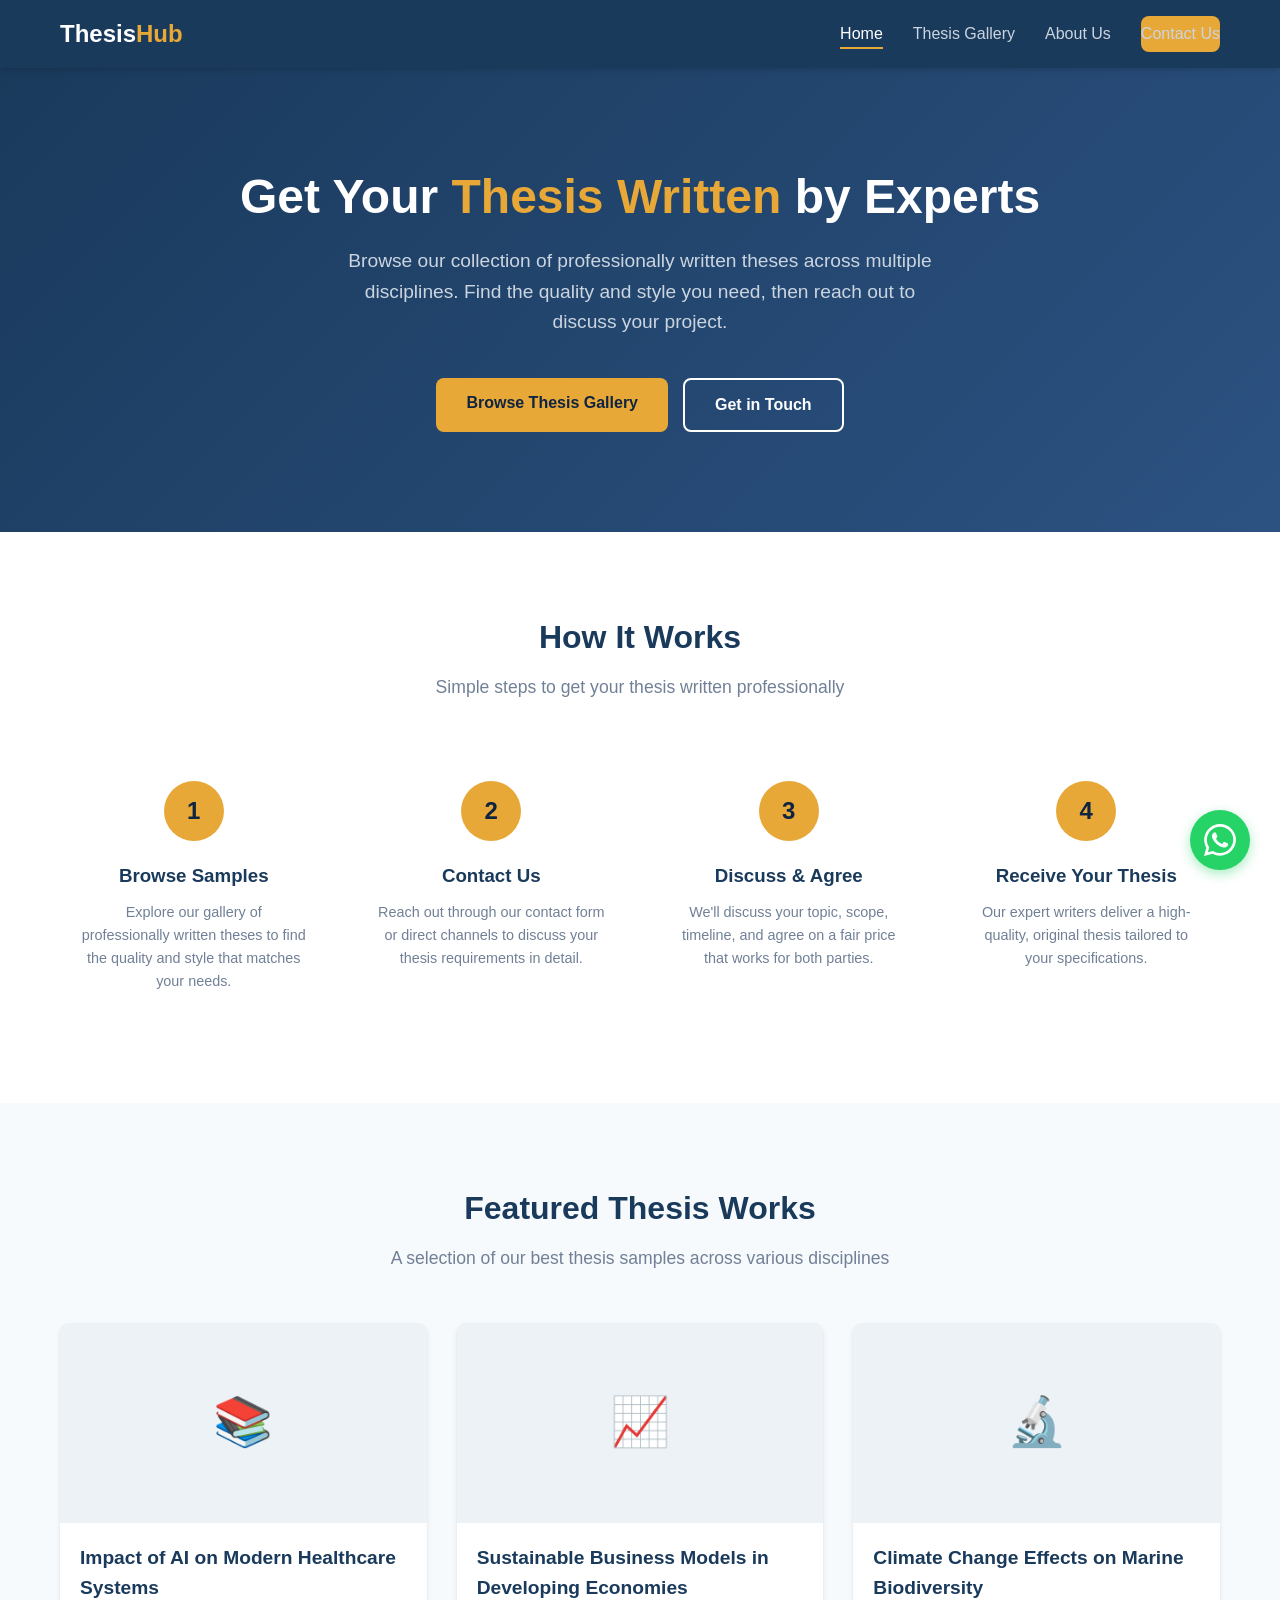
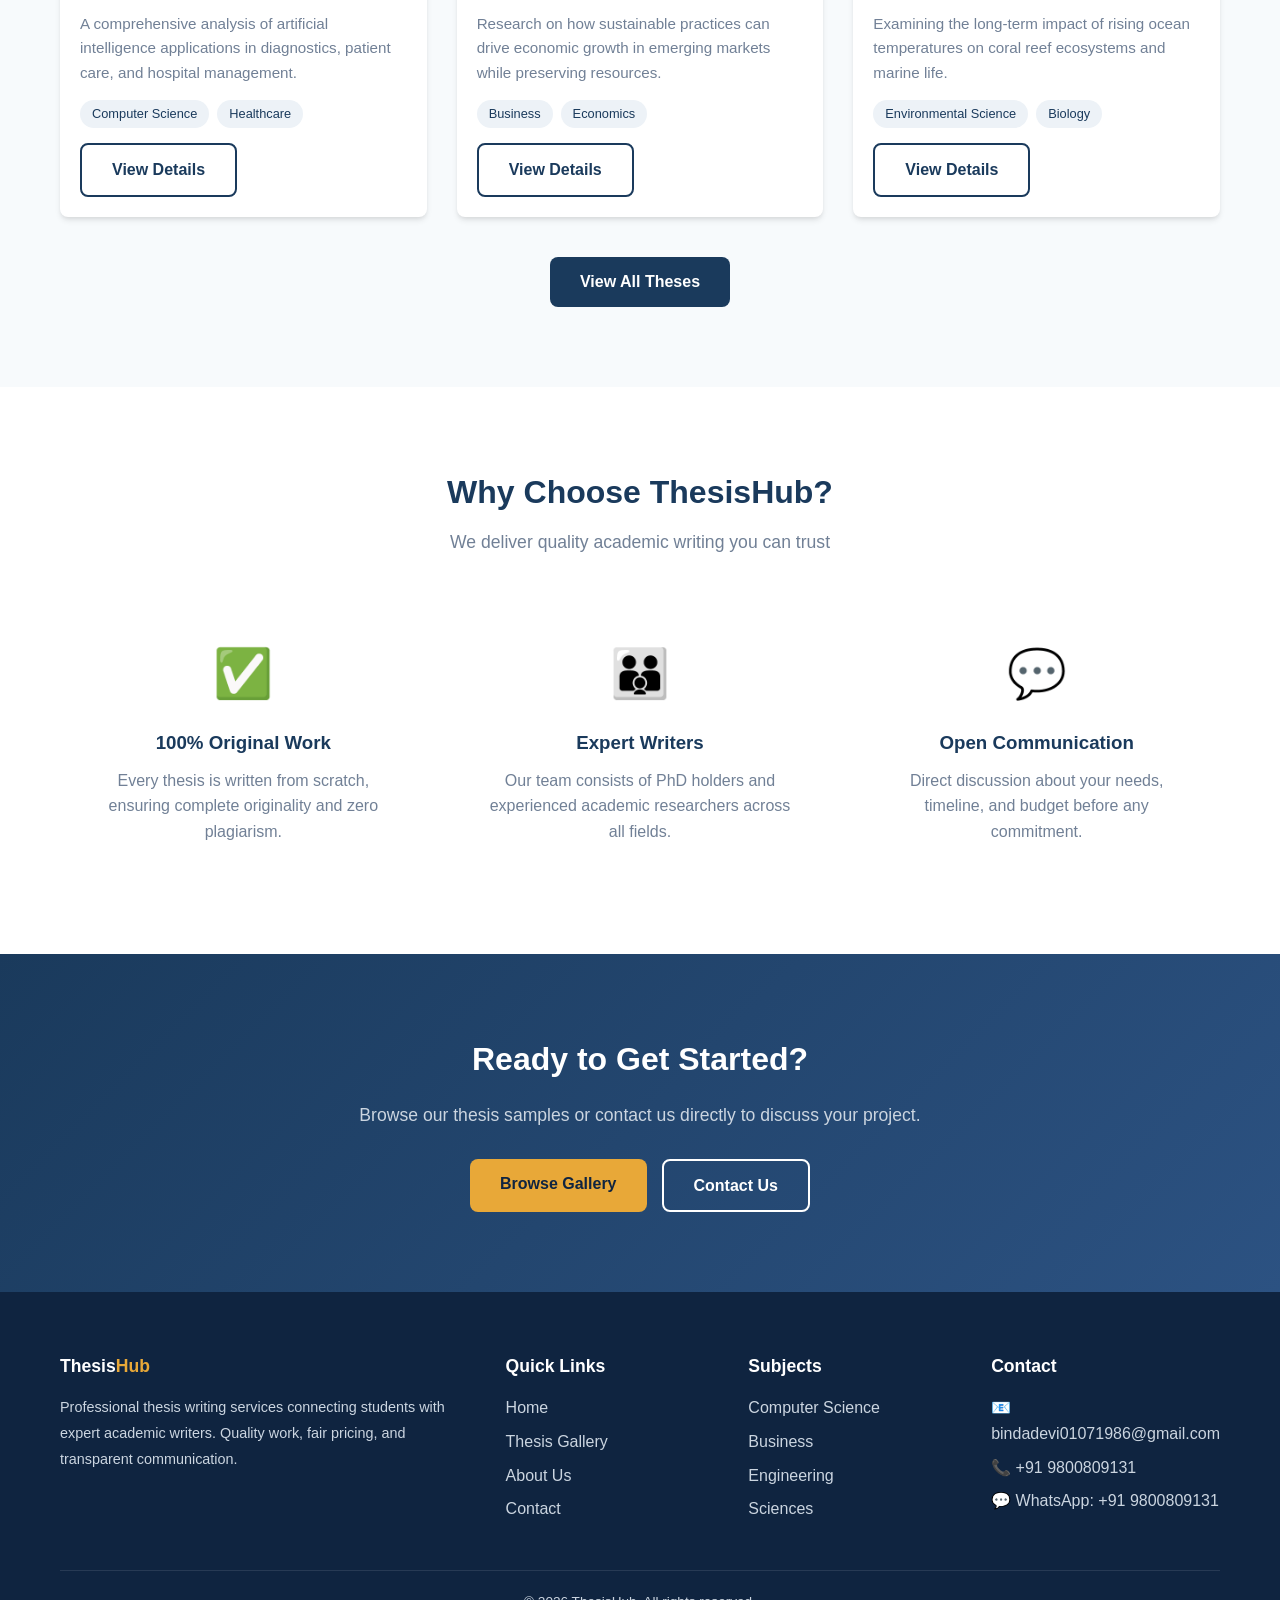
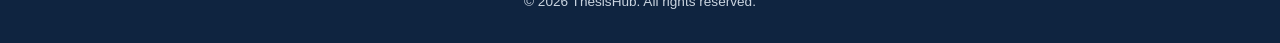
<file: index.html>
<!DOCTYPE html>
<html lang="en">
<head>
  <meta charset="UTF-8">
  <meta name="viewport" content="width=device-width, initial-scale=1.0">
  <meta name="description" content="Professional thesis writing services. Browse expert-written thesis samples and get your thesis written by experienced academic researchers across all disciplines.">
  <meta name="keywords" content="thesis writing service, buy thesis online, professional thesis writer, academic writing, dissertation help, research paper writing, custom thesis">
  <meta name="author" content="ThesisHub">
  <meta name="robots" content="index, follow">
  <meta property="og:title" content="ThesisHub - Professional Thesis Writing Services">
  <meta property="og:description" content="Get your thesis written by expert academic writers. Browse samples, discuss requirements, and receive quality original work.">
  <meta property="og:type" content="website">
  <meta property="og:url" content="https://kndnkmr.github.io/thesis-website/">
  <title>ThesisHub - Professional Thesis Writing Services</title>
  <link rel="stylesheet" href="css/styles.css">
</head>
<body>
  <!-- Header -->
  <header class="header">
    <div class="container">
      <a href="index.html" class="logo">Thesis<span>Hub</span></a>
      <nav>
        <ul class="nav-links">
          <li><a href="index.html" class="active">Home</a></li>
          <li><a href="gallery.html">Thesis Gallery</a></li>
          <li><a href="about.html">About Us</a></li>
          <li><a href="contact.html" class="btn btn-primary">Contact Us</a></li>
        </ul>
      </nav>
      <div class="nav-toggle" aria-label="Toggle navigation" role="button" tabindex="0">
        <span></span>
        <span></span>
        <span></span>
      </div>
    </div>
  </header>

  <!-- Hero Section -->
  <section class="hero">
    <div class="container">
      <h1>Get Your <span>Thesis Written</span> by Experts</h1>
      <p>Browse our collection of professionally written theses across multiple disciplines. Find the quality and style you need, then reach out to discuss your project.</p>
      <div class="hero-buttons">
        <a href="gallery.html" class="btn btn-primary">Browse Thesis Gallery</a>
        <a href="contact.html" class="btn btn-outline" style="border-color: #fff; color: #fff;">Get in Touch</a>
      </div>
    </div>
  </section>

  <!-- How It Works -->
  <section class="section">
    <div class="container">
      <h2 class="section-title">How It Works</h2>
      <p class="section-subtitle">Simple steps to get your thesis written professionally</p>
      <div class="steps">
        <div class="step">
          <div class="step-number">1</div>
          <h3>Browse Samples</h3>
          <p>Explore our gallery of professionally written theses to find the quality and style that matches your needs.</p>
        </div>
        <div class="step">
          <div class="step-number">2</div>
          <h3>Contact Us</h3>
          <p>Reach out through our contact form or direct channels to discuss your thesis requirements in detail.</p>
        </div>
        <div class="step">
          <div class="step-number">3</div>
          <h3>Discuss &amp; Agree</h3>
          <p>We'll discuss your topic, scope, timeline, and agree on a fair price that works for both parties.</p>
        </div>
        <div class="step">
          <div class="step-number">4</div>
          <h3>Receive Your Thesis</h3>
          <p>Our expert writers deliver a high-quality, original thesis tailored to your specifications.</p>
        </div>
      </div>
    </div>
  </section>

  <!-- Featured Theses -->
  <section class="section" style="background: var(--bg-light);">
    <div class="container">
      <h2 class="section-title">Featured Thesis Works</h2>
      <p class="section-subtitle">A selection of our best thesis samples across various disciplines</p>
      <div class="grid-3">
        <!-- Card 1 -->
        <div class="card">
          <div class="card-image">&#128218;</div>
          <div class="card-body">
            <h3>Impact of AI on Modern Healthcare Systems</h3>
            <p>A comprehensive analysis of artificial intelligence applications in diagnostics, patient care, and hospital management.</p>
            <div class="card-tags">
              <span class="tag">Computer Science</span>
              <span class="tag">Healthcare</span>
            </div>
            <a href="thesis-detail.html?id=1" class="btn btn-outline">View Details</a>
          </div>
        </div>
        <!-- Card 2 -->
        <div class="card">
          <div class="card-image">&#128200;</div>
          <div class="card-body">
            <h3>Sustainable Business Models in Developing Economies</h3>
            <p>Research on how sustainable practices can drive economic growth in emerging markets while preserving resources.</p>
            <div class="card-tags">
              <span class="tag">Business</span>
              <span class="tag">Economics</span>
            </div>
            <a href="thesis-detail.html?id=2" class="btn btn-outline">View Details</a>
          </div>
        </div>
        <!-- Card 3 -->
        <div class="card">
          <div class="card-image">&#128300;</div>
          <div class="card-body">
            <h3>Climate Change Effects on Marine Biodiversity</h3>
            <p>Examining the long-term impact of rising ocean temperatures on coral reef ecosystems and marine life.</p>
            <div class="card-tags">
              <span class="tag">Environmental Science</span>
              <span class="tag">Biology</span>
            </div>
            <a href="thesis-detail.html?id=3" class="btn btn-outline">View Details</a>
          </div>
        </div>
      </div>
      <div style="text-align: center; margin-top: 40px;">
        <a href="gallery.html" class="btn btn-secondary">View All Theses</a>
      </div>
    </div>
  </section>

  <!-- Why Choose Us -->
  <section class="section">
    <div class="container">
      <h2 class="section-title">Why Choose ThesisHub?</h2>
      <p class="section-subtitle">We deliver quality academic writing you can trust</p>
      <div class="grid-3">
        <div style="text-align: center; padding: 30px;">
          <div style="font-size: 3rem; margin-bottom: 15px;">&#9989;</div>
          <h3 style="color: var(--primary); margin-bottom: 10px;">100% Original Work</h3>
          <p style="color: var(--text-light);">Every thesis is written from scratch, ensuring complete originality and zero plagiarism.</p>
        </div>
        <div style="text-align: center; padding: 30px;">
          <div style="font-size: 3rem; margin-bottom: 15px;">&#128106;</div>
          <h3 style="color: var(--primary); margin-bottom: 10px;">Expert Writers</h3>
          <p style="color: var(--text-light);">Our team consists of PhD holders and experienced academic researchers across all fields.</p>
        </div>
        <div style="text-align: center; padding: 30px;">
          <div style="font-size: 3rem; margin-bottom: 15px;">&#128172;</div>
          <h3 style="color: var(--primary); margin-bottom: 10px;">Open Communication</h3>
          <p style="color: var(--text-light);">Direct discussion about your needs, timeline, and budget before any commitment.</p>
        </div>
      </div>
    </div>
  </section>

  <!-- CTA Section -->
  <section style="background: linear-gradient(135deg, var(--primary) 0%, var(--primary-light) 100%); padding: 80px 0; text-align: center; color: #fff;">
    <div class="container">
      <h2 style="font-size: 2rem; margin-bottom: 15px;">Ready to Get Started?</h2>
      <p style="color: #cbd5e0; margin-bottom: 30px; font-size: 1.1rem;">Browse our thesis samples or contact us directly to discuss your project.</p>
      <div class="hero-buttons">
        <a href="gallery.html" class="btn btn-primary">Browse Gallery</a>
        <a href="contact.html" class="btn btn-outline" style="border-color: #fff; color: #fff;">Contact Us</a>
      </div>
    </div>
  </section>

  <!-- Footer -->
  <footer class="footer">
    <div class="container">
      <div class="footer-grid">
        <div class="footer-col">
          <h4>Thesis<span style="color: var(--accent);">Hub</span></h4>
          <p>Professional thesis writing services connecting students with expert academic writers. Quality work, fair pricing, and transparent communication.</p>
        </div>
        <div class="footer-col">
          <h4>Quick Links</h4>
          <ul>
            <li><a href="index.html">Home</a></li>
            <li><a href="gallery.html">Thesis Gallery</a></li>
            <li><a href="about.html">About Us</a></li>
            <li><a href="contact.html">Contact</a></li>
          </ul>
        </div>
        <div class="footer-col">
          <h4>Subjects</h4>
          <ul>
            <li><a href="gallery.html">Computer Science</a></li>
            <li><a href="gallery.html">Business</a></li>
            <li><a href="gallery.html">Engineering</a></li>
            <li><a href="gallery.html">Sciences</a></li>
          </ul>
        </div>
        <div class="footer-col">
          <h4>Contact</h4>
          <ul>
            <li>&#128231; bindadevi01071986@gmail.com</li>
            <li>&#128222; +91 9800809131</li>
            <li>&#128172; WhatsApp: +91 9800809131</li>
          </ul>
        </div>
      </div>
      <div class="footer-bottom">
        <p>&copy; 2026 ThesisHub. All rights reserved.</p>
      </div>
    </div>
  </footer>

  <!-- WhatsApp Float Button -->
  <a href="https://wa.me/919800809131?text=Hi%20Dr.%20Rajni%20Singh%2C%20I%27m%20interested%20in%20your%20thesis%20writing%20services.%20Can%20we%20please%20connect%20on%20this%20for%20further%20discussion." class="whatsapp-float" target="_blank" rel="noopener" aria-label="Chat on WhatsApp">
    <svg viewBox="0 0 24 24" xmlns="http://www.w3.org/2000/svg"><path d="M17.472 14.382c-.297-.149-1.758-.867-2.03-.967-.273-.099-.471-.148-.67.15-.197.297-.767.966-.94 1.164-.173.199-.347.223-.644.075-.297-.15-1.255-.463-2.39-1.475-.883-.788-1.48-1.761-1.653-2.059-.173-.297-.018-.458.13-.606.134-.133.298-.347.446-.52.149-.174.198-.298.298-.497.099-.198.05-.371-.025-.52-.075-.149-.669-1.612-.916-2.207-.242-.579-.487-.5-.669-.51-.173-.008-.371-.01-.57-.01-.198 0-.52.074-.792.372-.272.297-1.04 1.016-1.04 2.479 0 1.462 1.065 2.875 1.213 3.074.149.198 2.096 3.2 5.077 4.487.709.306 1.262.489 1.694.625.712.227 1.36.195 1.871.118.571-.085 1.758-.719 2.006-1.413.248-.694.248-1.289.173-1.413-.074-.124-.272-.198-.57-.347m-5.421 7.403h-.004a9.87 9.87 0 01-5.031-1.378l-.361-.214-3.741.982.998-3.648-.235-.374a9.86 9.86 0 01-1.51-5.26c.001-5.45 4.436-9.884 9.888-9.884 2.64 0 5.122 1.03 6.988 2.898a9.825 9.825 0 012.893 6.994c-.003 5.45-4.437 9.884-9.885 9.884m8.413-18.297A11.815 11.815 0 0012.05 0C5.495 0 .16 5.335.157 11.892c0 2.096.547 4.142 1.588 5.945L.057 24l6.305-1.654a11.882 11.882 0 005.683 1.448h.005c6.554 0 11.89-5.335 11.893-11.893a11.821 11.821 0 00-3.48-8.413z"/></svg>
  </a>

  <script src="js/main.js"></script>
</body>
</html>
</file>
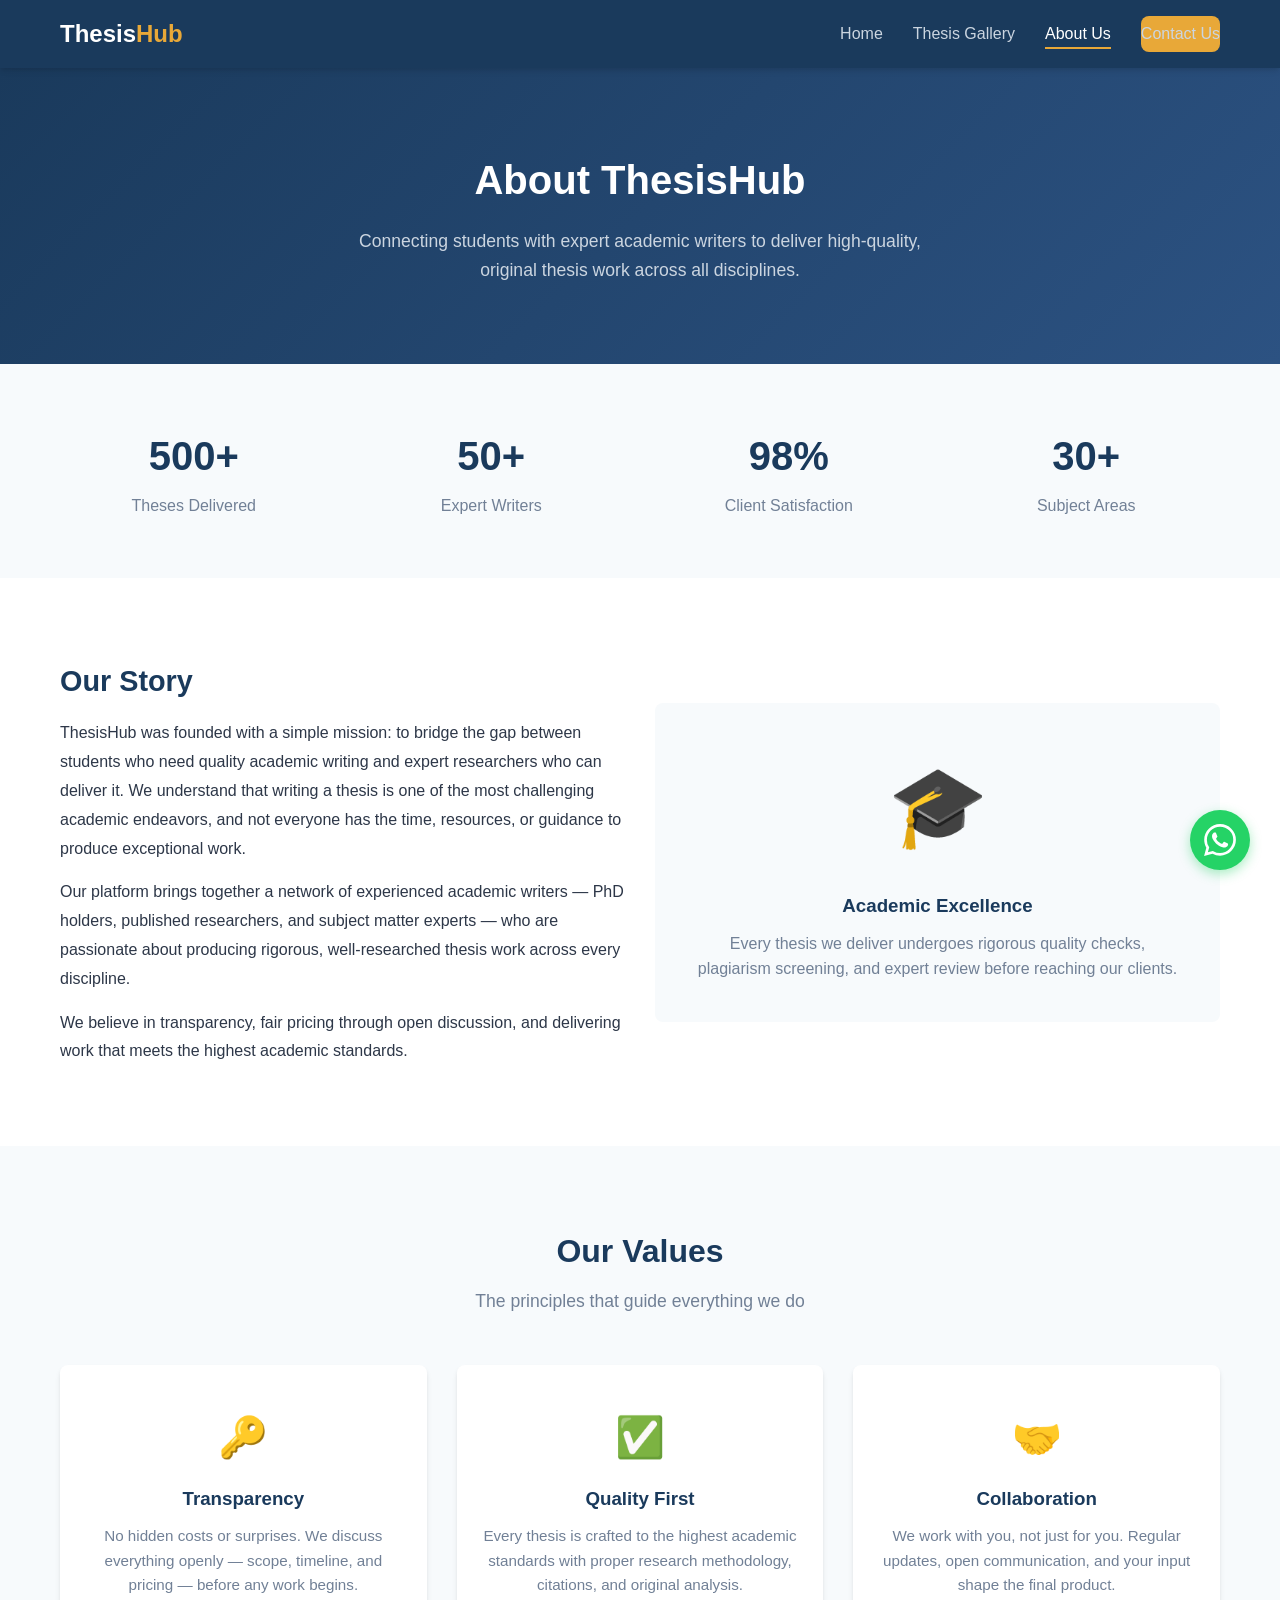
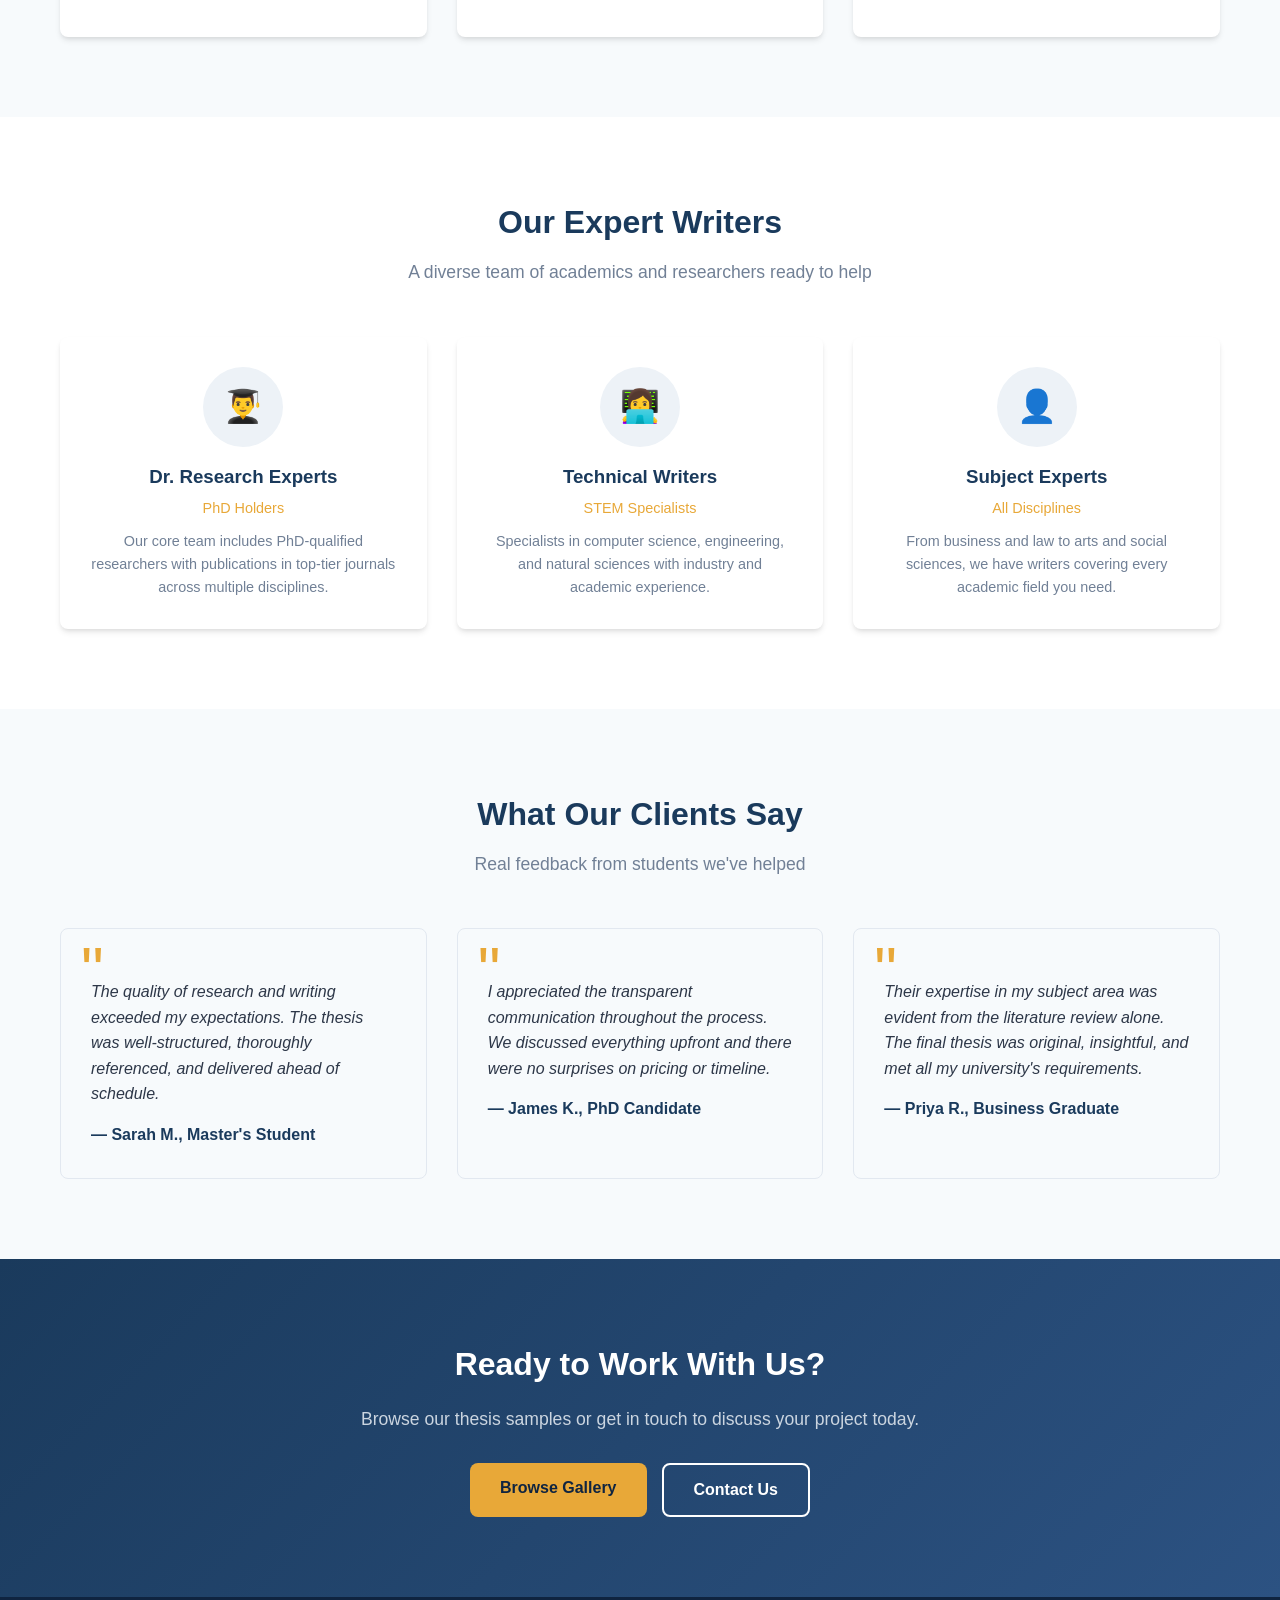
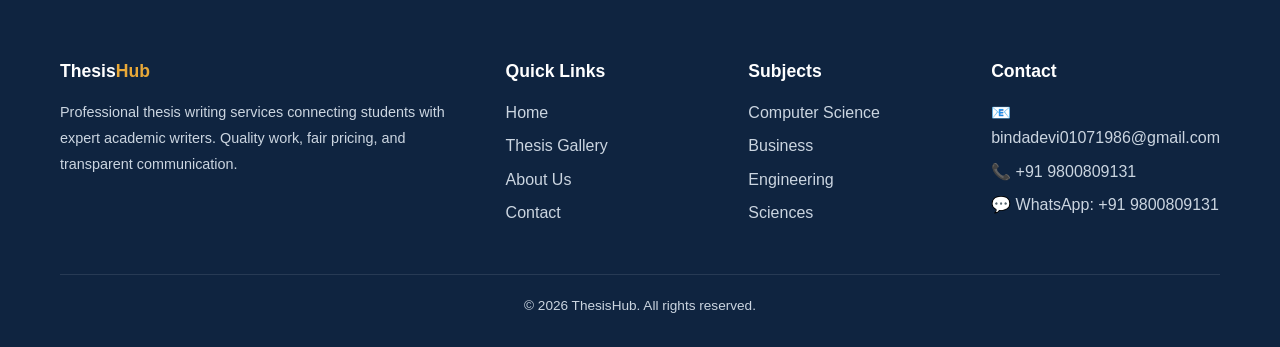
<file: about.html>
<!DOCTYPE html>
<html lang="en">
<head>
  <meta charset="UTF-8">
  <meta name="viewport" content="width=device-width, initial-scale=1.0">
  <meta name="description" content="About ThesisHub - Professional thesis writing service with 500+ theses delivered, 50+ expert writers, and 98% client satisfaction. Learn about our values and team.">
  <meta name="keywords" content="about thesis writing service, professional academic writers, thesis writing company, expert researchers, PhD writers">
  <meta name="robots" content="index, follow">
  <meta property="og:title" content="About Us - ThesisHub">
  <meta property="og:description" content="Learn about ThesisHub's expert team of PhD holders and academic researchers delivering quality thesis work.">
  <meta property="og:type" content="website">
  <meta property="og:url" content="https://kndnkmr.github.io/thesis-website/about.html">
  <title>About Us - ThesisHub</title>
  <link rel="stylesheet" href="css/styles.css">
</head>
<body>
  <!-- Header -->
  <header class="header">
    <div class="container">
      <a href="index.html" class="logo">Thesis<span>Hub</span></a>
      <nav>
        <ul class="nav-links">
          <li><a href="index.html">Home</a></li>
          <li><a href="gallery.html">Thesis Gallery</a></li>
          <li><a href="about.html" class="active">About Us</a></li>
          <li><a href="contact.html" class="btn btn-primary">Contact Us</a></li>
        </ul>
      </nav>
      <div class="nav-toggle" aria-label="Toggle navigation" role="button" tabindex="0">
        <span></span>
        <span></span>
        <span></span>
      </div>
    </div>
  </header>

  <!-- About Hero -->
  <section class="about-hero">
    <div class="container">
      <h1>About ThesisHub</h1>
      <p>Connecting students with expert academic writers to deliver high-quality, original thesis work across all disciplines.</p>
    </div>
  </section>

  <!-- Stats -->
  <section style="background: var(--bg-light);">
    <div class="container">
      <div class="stats">
        <div class="stat-item">
          <h3>500+</h3>
          <p>Theses Delivered</p>
        </div>
        <div class="stat-item">
          <h3>50+</h3>
          <p>Expert Writers</p>
        </div>
        <div class="stat-item">
          <h3>98%</h3>
          <p>Client Satisfaction</p>
        </div>
        <div class="stat-item">
          <h3>30+</h3>
          <p>Subject Areas</p>
        </div>
      </div>
    </div>
  </section>

  <!-- Our Story -->
  <section class="section">
    <div class="container">
      <div class="grid-2" style="align-items: center;">
        <div>
          <h2 style="color: var(--primary); font-size: 1.8rem; margin-bottom: 15px;">Our Story</h2>
          <p style="color: var(--text); margin-bottom: 15px; line-height: 1.8;">ThesisHub was founded with a simple mission: to bridge the gap between students who need quality academic writing and expert researchers who can deliver it. We understand that writing a thesis is one of the most challenging academic endeavors, and not everyone has the time, resources, or guidance to produce exceptional work.</p>
          <p style="color: var(--text); margin-bottom: 15px; line-height: 1.8;">Our platform brings together a network of experienced academic writers — PhD holders, published researchers, and subject matter experts — who are passionate about producing rigorous, well-researched thesis work across every discipline.</p>
          <p style="color: var(--text); line-height: 1.8;">We believe in transparency, fair pricing through open discussion, and delivering work that meets the highest academic standards.</p>
        </div>
        <div style="background: var(--bg-light); border-radius: var(--radius); padding: 40px; text-align: center;">
          <div style="font-size: 5rem; margin-bottom: 20px;">&#127891;</div>
          <h3 style="color: var(--primary); margin-bottom: 10px;">Academic Excellence</h3>
          <p style="color: var(--text-light);">Every thesis we deliver undergoes rigorous quality checks, plagiarism screening, and expert review before reaching our clients.</p>
        </div>
      </div>
    </div>
  </section>

  <!-- Our Values -->
  <section class="section" style="background: var(--bg-light);">
    <div class="container">
      <h2 class="section-title">Our Values</h2>
      <p class="section-subtitle">The principles that guide everything we do</p>
      <div class="grid-3">
        <div class="card" style="text-align: center; padding: 40px 25px;">
          <div style="font-size: 2.5rem; margin-bottom: 15px;">&#128273;</div>
          <h3 style="color: var(--primary); margin-bottom: 10px;">Transparency</h3>
          <p style="color: var(--text-light); font-size: 0.95rem;">No hidden costs or surprises. We discuss everything openly — scope, timeline, and pricing — before any work begins.</p>
        </div>
        <div class="card" style="text-align: center; padding: 40px 25px;">
          <div style="font-size: 2.5rem; margin-bottom: 15px;">&#9989;</div>
          <h3 style="color: var(--primary); margin-bottom: 10px;">Quality First</h3>
          <p style="color: var(--text-light); font-size: 0.95rem;">Every thesis is crafted to the highest academic standards with proper research methodology, citations, and original analysis.</p>
        </div>
        <div class="card" style="text-align: center; padding: 40px 25px;">
          <div style="font-size: 2.5rem; margin-bottom: 15px;">&#129309;</div>
          <h3 style="color: var(--primary); margin-bottom: 10px;">Collaboration</h3>
          <p style="color: var(--text-light); font-size: 0.95rem;">We work with you, not just for you. Regular updates, open communication, and your input shape the final product.</p>
        </div>
      </div>
    </div>
  </section>

  <!-- Our Team -->
  <section class="section">
    <div class="container">
      <h2 class="section-title">Our Expert Writers</h2>
      <p class="section-subtitle">A diverse team of academics and researchers ready to help</p>
      <div class="grid-3">
        <div class="card" style="text-align: center; padding: 30px;">
          <div style="width: 80px; height: 80px; background: var(--bg-gray); border-radius: 50%; margin: 0 auto 15px; display: flex; align-items: center; justify-content: center; font-size: 2rem;">&#128104;&#8205;&#127891;</div>
          <h3 style="color: var(--primary); margin-bottom: 5px;">Dr. Research Experts</h3>
          <p style="color: var(--accent); font-size: 0.9rem; margin-bottom: 10px;">PhD Holders</p>
          <p style="color: var(--text-light); font-size: 0.9rem;">Our core team includes PhD-qualified researchers with publications in top-tier journals across multiple disciplines.</p>
        </div>
        <div class="card" style="text-align: center; padding: 30px;">
          <div style="width: 80px; height: 80px; background: var(--bg-gray); border-radius: 50%; margin: 0 auto 15px; display: flex; align-items: center; justify-content: center; font-size: 2rem;">&#128105;&#8205;&#128187;</div>
          <h3 style="color: var(--primary); margin-bottom: 5px;">Technical Writers</h3>
          <p style="color: var(--accent); font-size: 0.9rem; margin-bottom: 10px;">STEM Specialists</p>
          <p style="color: var(--text-light); font-size: 0.9rem;">Specialists in computer science, engineering, and natural sciences with industry and academic experience.</p>
        </div>
        <div class="card" style="text-align: center; padding: 30px;">
          <div style="width: 80px; height: 80px; background: var(--bg-gray); border-radius: 50%; margin: 0 auto 15px; display: flex; align-items: center; justify-content: center; font-size: 2rem;">&#128100;</div>
          <h3 style="color: var(--primary); margin-bottom: 5px;">Subject Experts</h3>
          <p style="color: var(--accent); font-size: 0.9rem; margin-bottom: 10px;">All Disciplines</p>
          <p style="color: var(--text-light); font-size: 0.9rem;">From business and law to arts and social sciences, we have writers covering every academic field you need.</p>
        </div>
      </div>
    </div>
  </section>

  <!-- Testimonials -->
  <section class="section" style="background: var(--bg-light);">
    <div class="container">
      <h2 class="section-title">What Our Clients Say</h2>
      <p class="section-subtitle">Real feedback from students we've helped</p>
      <div class="grid-3">
        <div class="testimonial">
          <p>The quality of research and writing exceeded my expectations. The thesis was well-structured, thoroughly referenced, and delivered ahead of schedule.</p>
          <div class="testimonial-author">— Sarah M., Master's Student</div>
        </div>
        <div class="testimonial">
          <p>I appreciated the transparent communication throughout the process. We discussed everything upfront and there were no surprises on pricing or timeline.</p>
          <div class="testimonial-author">— James K., PhD Candidate</div>
        </div>
        <div class="testimonial">
          <p>Their expertise in my subject area was evident from the literature review alone. The final thesis was original, insightful, and met all my university's requirements.</p>
          <div class="testimonial-author">— Priya R., Business Graduate</div>
        </div>
      </div>
    </div>
  </section>

  <!-- CTA -->
  <section style="background: linear-gradient(135deg, var(--primary) 0%, var(--primary-light) 100%); padding: 80px 0; text-align: center; color: #fff;">
    <div class="container">
      <h2 style="font-size: 2rem; margin-bottom: 15px;">Ready to Work With Us?</h2>
      <p style="color: #cbd5e0; margin-bottom: 30px; font-size: 1.1rem;">Browse our thesis samples or get in touch to discuss your project today.</p>
      <div class="hero-buttons">
        <a href="gallery.html" class="btn btn-primary">Browse Gallery</a>
        <a href="contact.html" class="btn btn-outline" style="border-color: #fff; color: #fff;">Contact Us</a>
      </div>
    </div>
  </section>

  <!-- Footer -->
  <footer class="footer">
    <div class="container">
      <div class="footer-grid">
        <div class="footer-col">
          <h4>Thesis<span style="color: var(--accent);">Hub</span></h4>
          <p>Professional thesis writing services connecting students with expert academic writers. Quality work, fair pricing, and transparent communication.</p>
        </div>
        <div class="footer-col">
          <h4>Quick Links</h4>
          <ul>
            <li><a href="index.html">Home</a></li>
            <li><a href="gallery.html">Thesis Gallery</a></li>
            <li><a href="about.html">About Us</a></li>
            <li><a href="contact.html">Contact</a></li>
          </ul>
        </div>
        <div class="footer-col">
          <h4>Subjects</h4>
          <ul>
            <li><a href="gallery.html">Computer Science</a></li>
            <li><a href="gallery.html">Business</a></li>
            <li><a href="gallery.html">Engineering</a></li>
            <li><a href="gallery.html">Sciences</a></li>
          </ul>
        </div>
        <div class="footer-col">
          <h4>Contact</h4>
          <ul>
            <li>&#128231; bindadevi01071986@gmail.com</li>
            <li>&#128222; +91 9800809131</li>
            <li>&#128172; WhatsApp: +91 9800809131</li>
          </ul>
        </div>
      </div>
      <div class="footer-bottom">
        <p>&copy; 2026 ThesisHub. All rights reserved.</p>
      </div>
    </div>
  </footer>

  <!-- WhatsApp Float Button -->
  <a href="https://wa.me/919800809131?text=Hi%20Dr.%20Rajni%20Singh%2C%20I%27m%20interested%20in%20your%20thesis%20writing%20services.%20Can%20we%20please%20connect%20on%20this%20for%20further%20discussion." class="whatsapp-float" target="_blank" rel="noopener" aria-label="Chat on WhatsApp">
    <svg viewBox="0 0 24 24" xmlns="http://www.w3.org/2000/svg"><path d="M17.472 14.382c-.297-.149-1.758-.867-2.03-.967-.273-.099-.471-.148-.67.15-.197.297-.767.966-.94 1.164-.173.199-.347.223-.644.075-.297-.15-1.255-.463-2.39-1.475-.883-.788-1.48-1.761-1.653-2.059-.173-.297-.018-.458.13-.606.134-.133.298-.347.446-.52.149-.174.198-.298.298-.497.099-.198.05-.371-.025-.52-.075-.149-.669-1.612-.916-2.207-.242-.579-.487-.5-.669-.51-.173-.008-.371-.01-.57-.01-.198 0-.52.074-.792.372-.272.297-1.04 1.016-1.04 2.479 0 1.462 1.065 2.875 1.213 3.074.149.198 2.096 3.2 5.077 4.487.709.306 1.262.489 1.694.625.712.227 1.36.195 1.871.118.571-.085 1.758-.719 2.006-1.413.248-.694.248-1.289.173-1.413-.074-.124-.272-.198-.57-.347m-5.421 7.403h-.004a9.87 9.87 0 01-5.031-1.378l-.361-.214-3.741.982.998-3.648-.235-.374a9.86 9.86 0 01-1.51-5.26c.001-5.45 4.436-9.884 9.888-9.884 2.64 0 5.122 1.03 6.988 2.898a9.825 9.825 0 012.893 6.994c-.003 5.45-4.437 9.884-9.885 9.884m8.413-18.297A11.815 11.815 0 0012.05 0C5.495 0 .16 5.335.157 11.892c0 2.096.547 4.142 1.588 5.945L.057 24l6.305-1.654a11.882 11.882 0 005.683 1.448h.005c6.554 0 11.89-5.335 11.893-11.893a11.821 11.821 0 00-3.48-8.413z"/></svg>
  </a>

  <script src="js/main.js"></script>
</body>
</html>
</file>
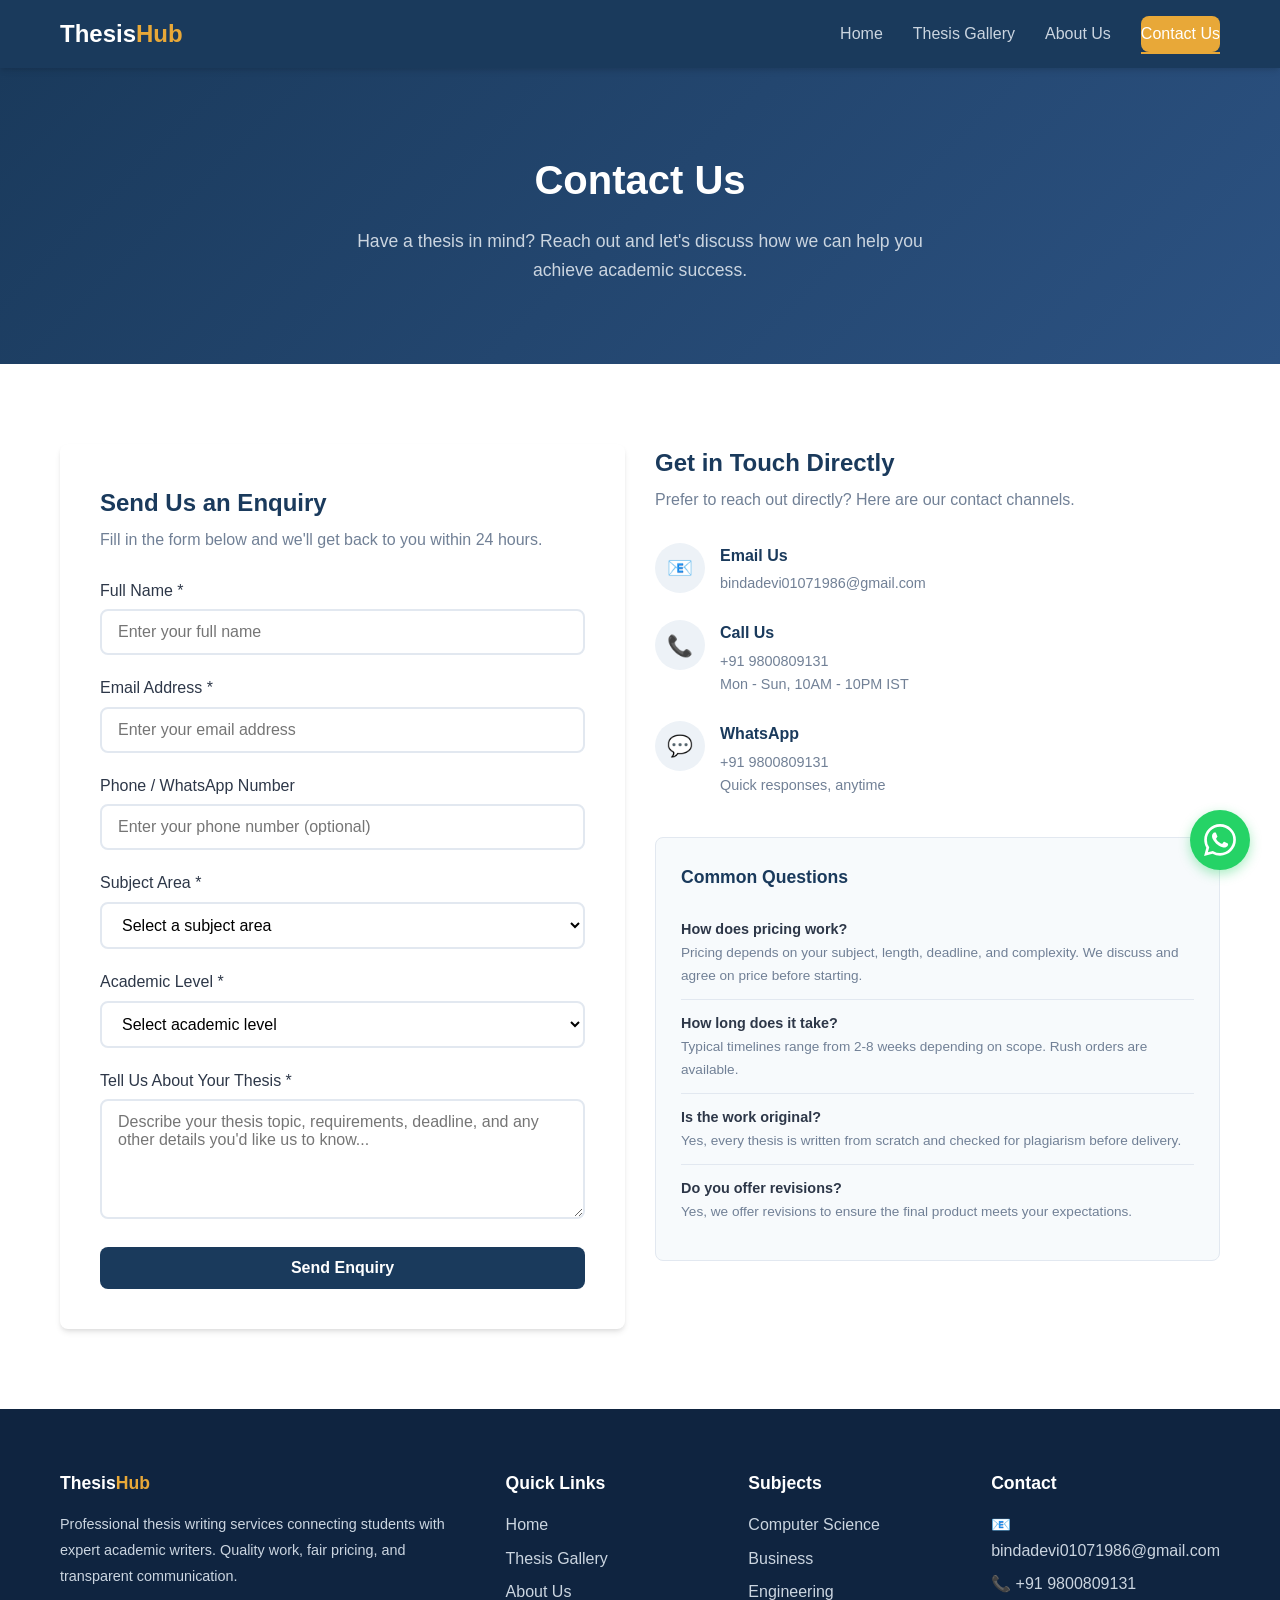
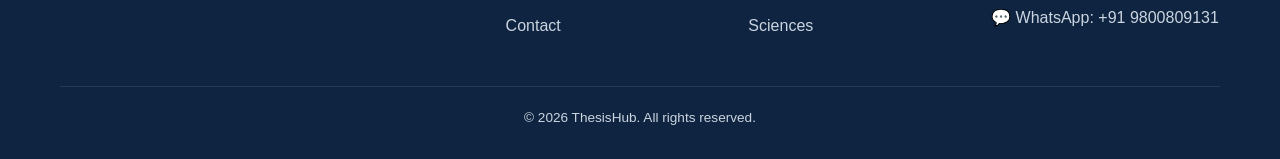
<file: contact.html>
<!DOCTYPE html>
<html lang="en">
<head>
  <meta charset="UTF-8">
  <meta name="viewport" content="width=device-width, initial-scale=1.0">
  <meta name="description" content="Contact ThesisHub for professional thesis writing services. Send us your requirements via form, email, phone, or WhatsApp. Get a response within 24 hours.">
  <meta name="keywords" content="contact thesis writer, thesis writing enquiry, hire thesis writer, academic writing help, thesis price quote">
  <meta name="robots" content="index, follow">
  <meta property="og:title" content="Contact Us - ThesisHub">
  <meta property="og:description" content="Get in touch to discuss your thesis requirements. Email, phone, WhatsApp, or use our enquiry form.">
  <meta property="og:type" content="website">
  <meta property="og:url" content="https://kndnkmr.github.io/thesis-website/contact.html">
  <title>Contact Us - ThesisHub</title>
  <link rel="stylesheet" href="css/styles.css">
</head>
<body>
  <!-- Header -->
  <header class="header">
    <div class="container">
      <a href="index.html" class="logo">Thesis<span>Hub</span></a>
      <nav>
        <ul class="nav-links">
          <li><a href="index.html">Home</a></li>
          <li><a href="gallery.html">Thesis Gallery</a></li>
          <li><a href="about.html">About Us</a></li>
          <li><a href="contact.html" class="btn btn-primary active">Contact Us</a></li>
        </ul>
      </nav>
      <div class="nav-toggle" aria-label="Toggle navigation" role="button" tabindex="0">
        <span></span>
        <span></span>
        <span></span>
      </div>
    </div>
  </header>

  <!-- Page Header -->
  <section class="about-hero">
    <div class="container">
      <h1>Contact Us</h1>
      <p>Have a thesis in mind? Reach out and let's discuss how we can help you achieve academic success.</p>
    </div>
  </section>

  <!-- Contact Section -->
  <section class="section">
    <div class="container">
      <div class="grid-2">
        <!-- Contact Form -->
        <div class="contact-form">
          <h2 style="color: var(--primary); margin-bottom: 5px;">Send Us an Enquiry</h2>
          <p style="color: var(--text-light); margin-bottom: 25px;">Fill in the form below and we'll get back to you within 24 hours.</p>

          <form id="contact-form" action="https://api.web3forms.com/submit" method="POST">
            <input type="hidden" name="access_key" value="c6dde89d-2179-4160-a4ed-64fa8dbe9b7a">
            <input type="hidden" name="subject" value="New Thesis Enquiry from ThesisHub">
            <input type="hidden" name="from_name" value="ThesisHub Website">
            <input type="hidden" name="redirect" value="https://kndnkmr.github.io/thesis-website/contact.html?success=true">
            <input type="checkbox" name="botcheck" class="hidden" style="display: none;">
            <div class="form-group">
              <label for="name">Full Name *</label>
              <input type="text" id="name" name="name" placeholder="Enter your full name" required>
            </div>

            <div class="form-group">
              <label for="email">Email Address *</label>
              <input type="email" id="email" name="email" placeholder="Enter your email address" required>
            </div>

            <div class="form-group">
              <label for="phone">Phone / WhatsApp Number</label>
              <input type="tel" id="phone" name="phone" placeholder="Enter your phone number (optional)">
            </div>

            <div class="form-group">
              <label for="subject">Subject Area *</label>
              <select id="subject" name="subject_area" required>
                <option value="">Select a subject area</option>
                <option value="computer-science">Computer Science</option>
                <option value="business">Business & Management</option>
                <option value="engineering">Engineering</option>
                <option value="science">Natural Sciences</option>
                <option value="health">Health Sciences</option>
                <option value="arts">Arts & Humanities</option>
                <option value="social-sciences">Social Sciences</option>
                <option value="law">Law</option>
                <option value="education">Education</option>
                <option value="other">Other</option>
              </select>
            </div>

            <div class="form-group">
              <label for="level">Academic Level *</label>
              <select id="level" name="level" required>
                <option value="">Select academic level</option>
                <option value="bachelors">Bachelor's Degree</option>
                <option value="masters">Master's Degree</option>
                <option value="phd">PhD / Doctorate</option>
                <option value="other">Other</option>
              </select>
            </div>

            <div class="form-group">
              <label for="message">Tell Us About Your Thesis *</label>
              <textarea id="message" name="message" placeholder="Describe your thesis topic, requirements, deadline, and any other details you'd like us to know..." required></textarea>
            </div>

            <button type="submit" class="btn btn-secondary" style="width: 100%;">Send Enquiry</button>
          </form>

          <div class="success-message" id="form-success">
            &#9989; Thank you for your enquiry! We'll review your requirements and get back to you within 24 hours.
          </div>
        </div>

        <!-- Contact Information -->
        <div>
          <div style="margin-bottom: 40px;">
            <h2 style="color: var(--primary); margin-bottom: 5px;">Get in Touch Directly</h2>
            <p style="color: var(--text-light); margin-bottom: 30px;">Prefer to reach out directly? Here are our contact channels.</p>

            <div class="contact-info">
              <div class="contact-item">
                <div class="contact-icon">&#128231;</div>
                <div>
                  <h4>Email Us</h4>
                  <p>bindadevi01071986@gmail.com</p>
                </div>
              </div>

              <div class="contact-item">
                <div class="contact-icon">&#128222;</div>
                <div>
                  <h4>Call Us</h4>
                  <p>+91 9800809131</p>
                  <p>Mon - Sun, 10AM - 10PM IST</p>
                </div>
              </div>

              <div class="contact-item">
                <div class="contact-icon">&#128172;</div>
                <div>
                  <h4>WhatsApp</h4>
                  <p>+91 9800809131</p>
                  <p>Quick responses, anytime</p>
                </div>
              </div>
            </div>
          </div>

          <!-- FAQ -->
          <div class="sidebar-card">
            <h3>Common Questions</h3>
            <ul style="padding: 0;">
              <li style="padding: 12px 0;">
                <strong>How does pricing work?</strong><br>
                <span style="font-size: 0.85rem;">Pricing depends on your subject, length, deadline, and complexity. We discuss and agree on price before starting.</span>
              </li>
              <li style="padding: 12px 0;">
                <strong>How long does it take?</strong><br>
                <span style="font-size: 0.85rem;">Typical timelines range from 2-8 weeks depending on scope. Rush orders are available.</span>
              </li>
              <li style="padding: 12px 0;">
                <strong>Is the work original?</strong><br>
                <span style="font-size: 0.85rem;">Yes, every thesis is written from scratch and checked for plagiarism before delivery.</span>
              </li>
              <li style="padding: 12px 0; border-bottom: none;">
                <strong>Do you offer revisions?</strong><br>
                <span style="font-size: 0.85rem;">Yes, we offer revisions to ensure the final product meets your expectations.</span>
              </li>
            </ul>
          </div>
        </div>
      </div>
    </div>
  </section>

  <!-- Footer -->
  <footer class="footer">
    <div class="container">
      <div class="footer-grid">
        <div class="footer-col">
          <h4>Thesis<span style="color: var(--accent);">Hub</span></h4>
          <p>Professional thesis writing services connecting students with expert academic writers. Quality work, fair pricing, and transparent communication.</p>
        </div>
        <div class="footer-col">
          <h4>Quick Links</h4>
          <ul>
            <li><a href="index.html">Home</a></li>
            <li><a href="gallery.html">Thesis Gallery</a></li>
            <li><a href="about.html">About Us</a></li>
            <li><a href="contact.html">Contact</a></li>
          </ul>
        </div>
        <div class="footer-col">
          <h4>Subjects</h4>
          <ul>
            <li><a href="gallery.html">Computer Science</a></li>
            <li><a href="gallery.html">Business</a></li>
            <li><a href="gallery.html">Engineering</a></li>
            <li><a href="gallery.html">Sciences</a></li>
          </ul>
        </div>
        <div class="footer-col">
          <h4>Contact</h4>
          <ul>
            <li>&#128231; bindadevi01071986@gmail.com</li>
            <li>&#128222; +91 9800809131</li>
            <li>&#128172; WhatsApp: +91 9800809131</li>
          </ul>
        </div>
      </div>
      <div class="footer-bottom">
        <p>&copy; 2026 ThesisHub. All rights reserved.</p>
      </div>
    </div>
  </footer>

  <!-- WhatsApp Float Button -->
  <a href="https://wa.me/919800809131?text=Hi%20Dr.%20Rajni%20Singh%2C%20I%27m%20interested%20in%20your%20thesis%20writing%20services.%20Can%20we%20please%20connect%20on%20this%20for%20further%20discussion." class="whatsapp-float" target="_blank" rel="noopener" aria-label="Chat on WhatsApp">
    <svg viewBox="0 0 24 24" xmlns="http://www.w3.org/2000/svg"><path d="M17.472 14.382c-.297-.149-1.758-.867-2.03-.967-.273-.099-.471-.148-.67.15-.197.297-.767.966-.94 1.164-.173.199-.347.223-.644.075-.297-.15-1.255-.463-2.39-1.475-.883-.788-1.48-1.761-1.653-2.059-.173-.297-.018-.458.13-.606.134-.133.298-.347.446-.52.149-.174.198-.298.298-.497.099-.198.05-.371-.025-.52-.075-.149-.669-1.612-.916-2.207-.242-.579-.487-.5-.669-.51-.173-.008-.371-.01-.57-.01-.198 0-.52.074-.792.372-.272.297-1.04 1.016-1.04 2.479 0 1.462 1.065 2.875 1.213 3.074.149.198 2.096 3.2 5.077 4.487.709.306 1.262.489 1.694.625.712.227 1.36.195 1.871.118.571-.085 1.758-.719 2.006-1.413.248-.694.248-1.289.173-1.413-.074-.124-.272-.198-.57-.347m-5.421 7.403h-.004a9.87 9.87 0 01-5.031-1.378l-.361-.214-3.741.982.998-3.648-.235-.374a9.86 9.86 0 01-1.51-5.26c.001-5.45 4.436-9.884 9.888-9.884 2.64 0 5.122 1.03 6.988 2.898a9.825 9.825 0 012.893 6.994c-.003 5.45-4.437 9.884-9.885 9.884m8.413-18.297A11.815 11.815 0 0012.05 0C5.495 0 .16 5.335.157 11.892c0 2.096.547 4.142 1.588 5.945L.057 24l6.305-1.654a11.882 11.882 0 005.683 1.448h.005c6.554 0 11.89-5.335 11.893-11.893a11.821 11.821 0 00-3.48-8.413z"/></svg>
  </a>

  <script src="js/main.js"></script>
</body>
</html>
</file>
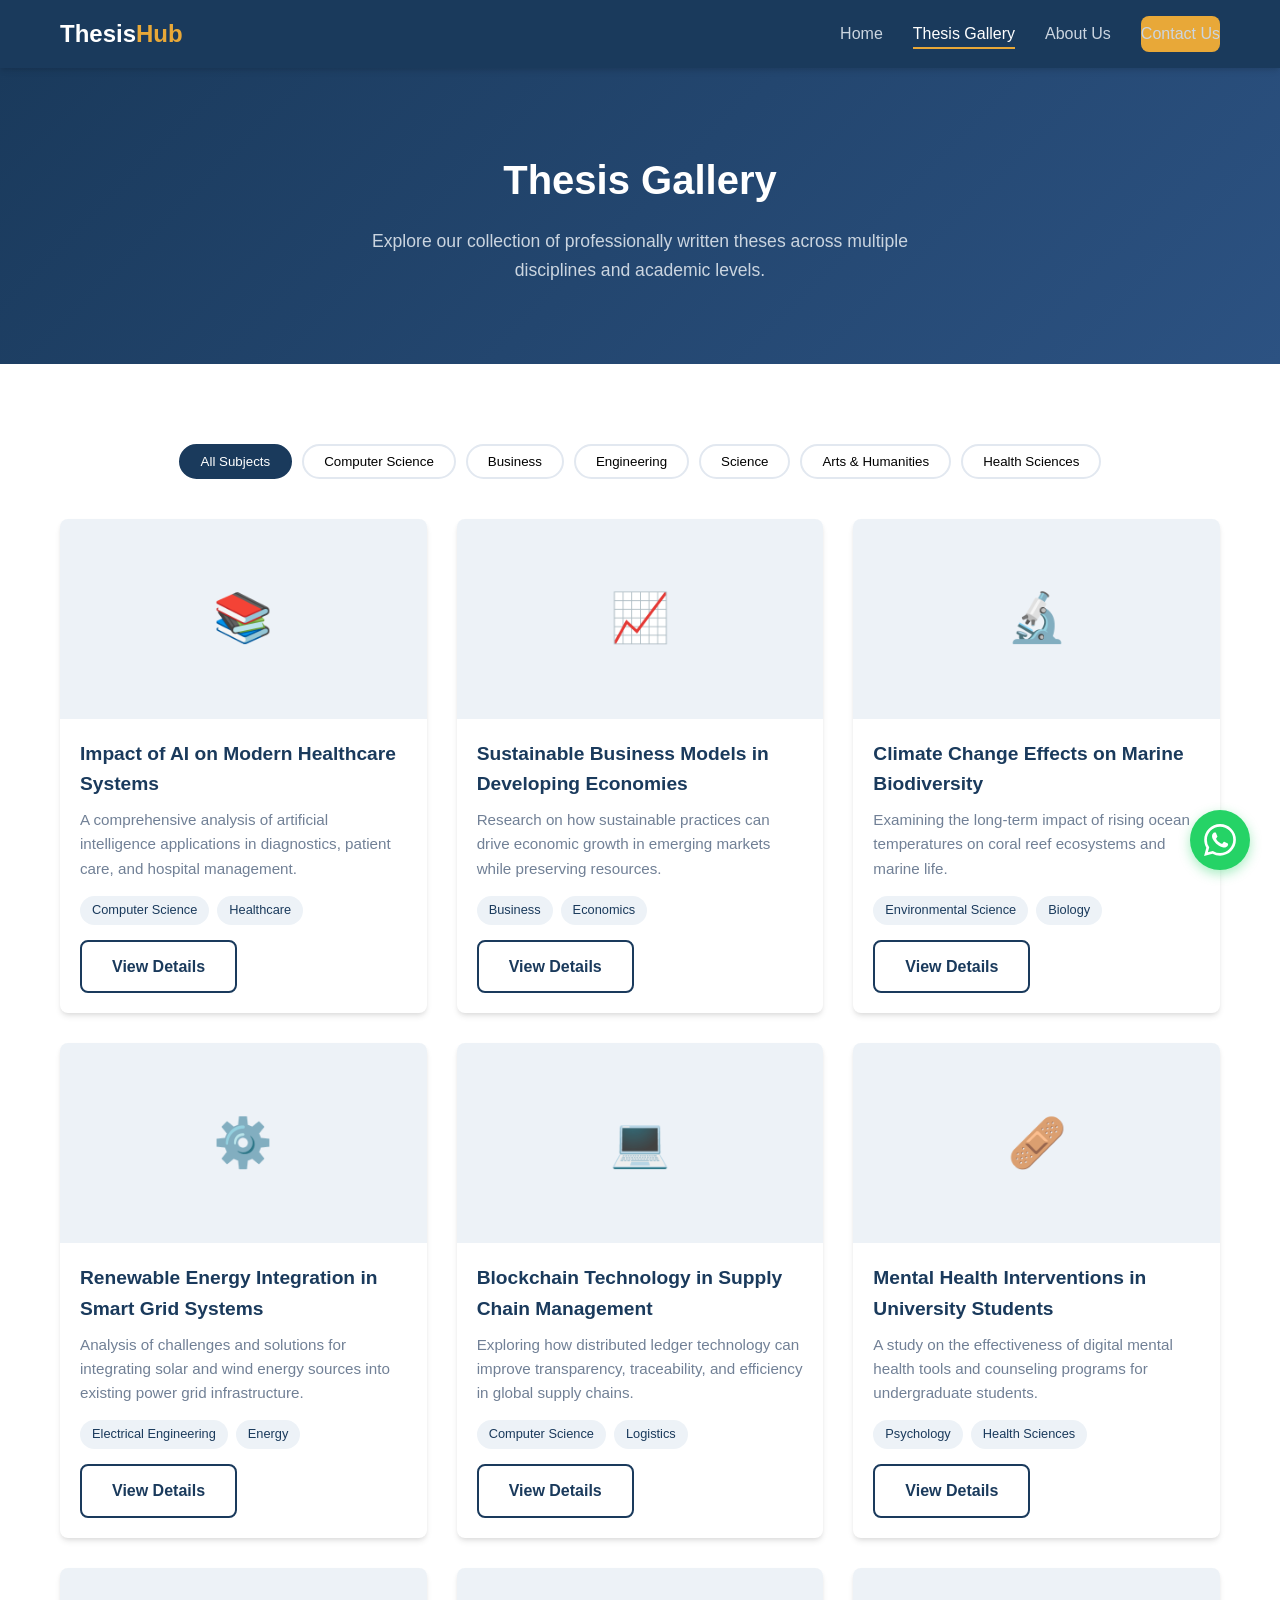
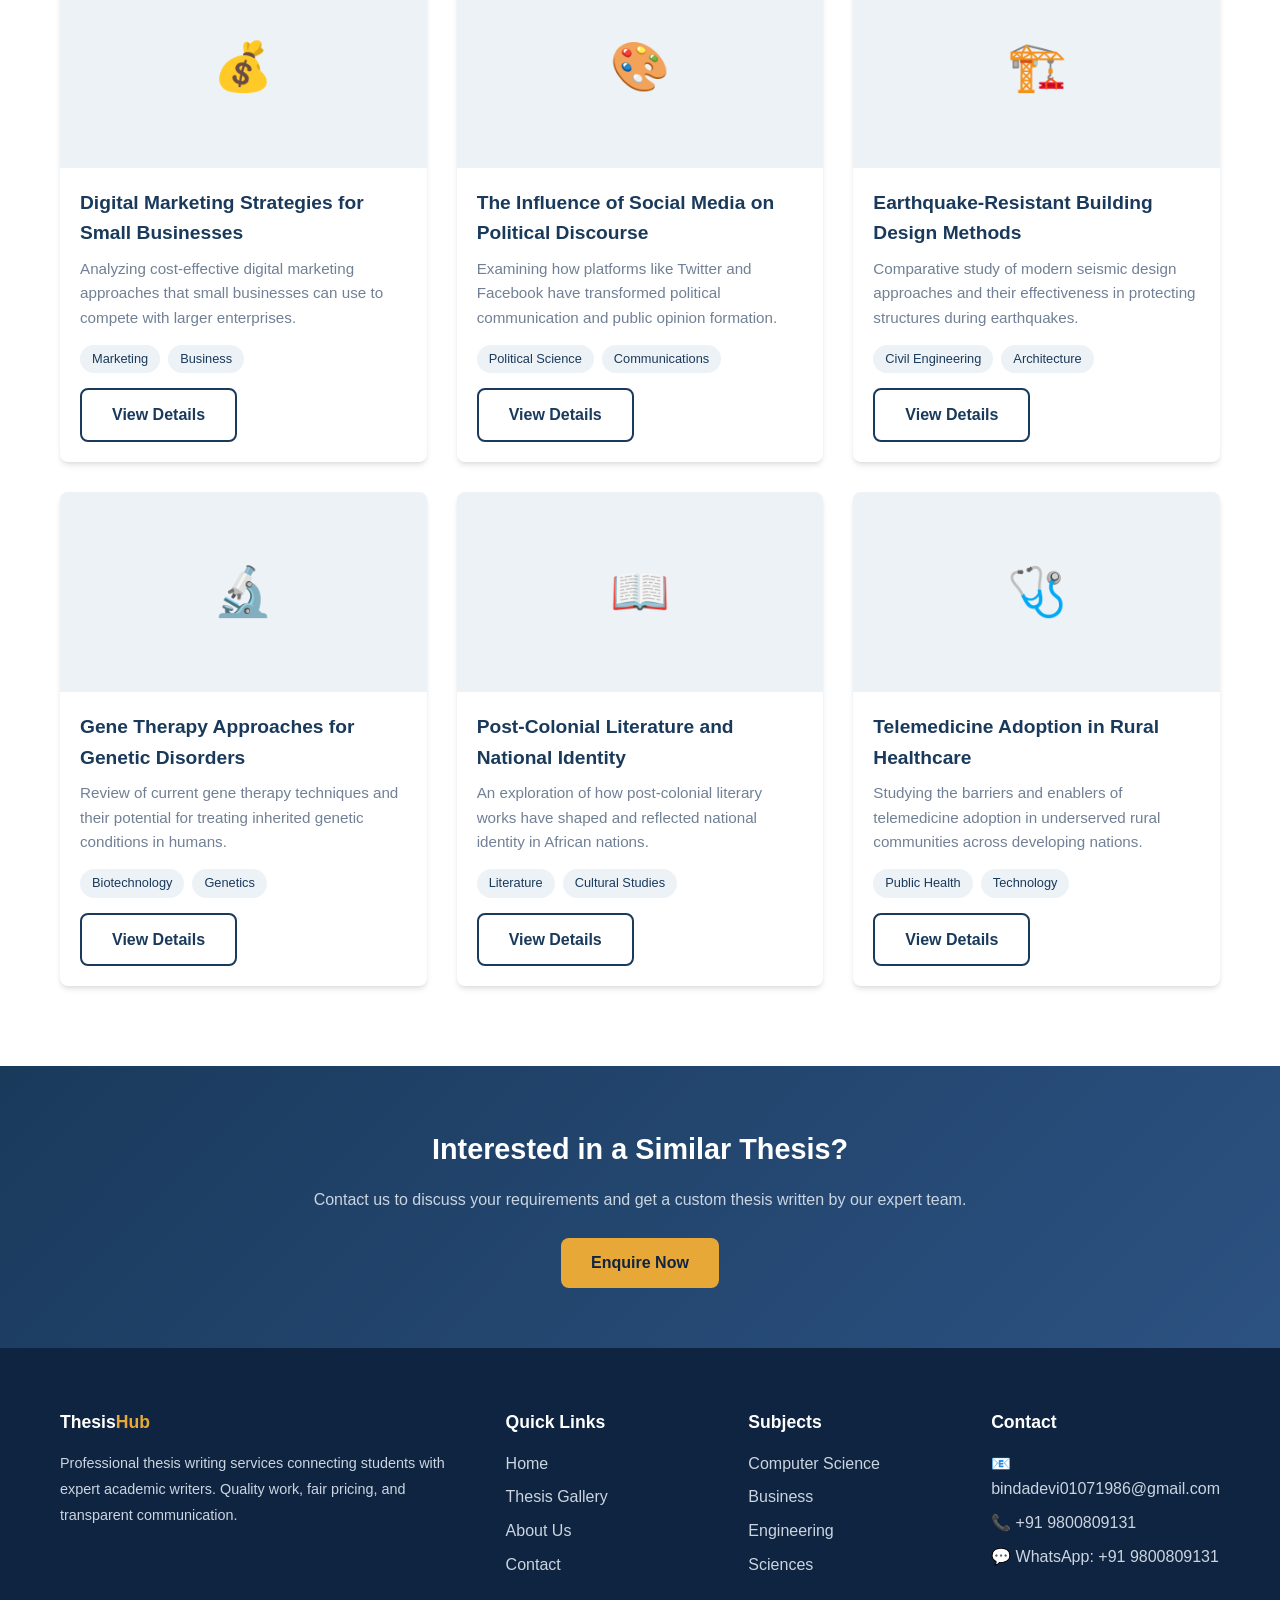
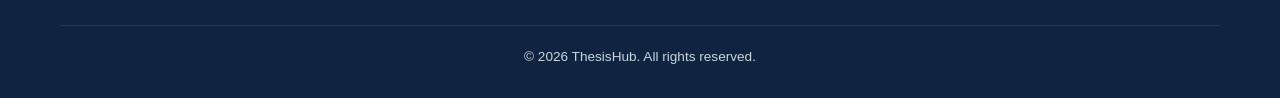
<file: gallery.html>
<!DOCTYPE html>
<html lang="en">
<head>
  <meta charset="UTF-8">
  <meta name="viewport" content="width=device-width, initial-scale=1.0">
  <meta name="description" content="Browse our gallery of professionally written thesis samples across Computer Science, Business, Engineering, Science, Arts, and Health Sciences.">
  <meta name="keywords" content="thesis samples, thesis gallery, academic writing examples, research paper samples, thesis topics, dissertation examples">
  <meta name="robots" content="index, follow">
  <meta property="og:title" content="Thesis Gallery - ThesisHub">
  <meta property="og:description" content="Explore professionally written thesis samples across multiple disciplines and academic levels.">
  <meta property="og:type" content="website">
  <meta property="og:url" content="https://kndnkmr.github.io/thesis-website/gallery.html">
  <title>Thesis Gallery - ThesisHub</title>
  <link rel="stylesheet" href="css/styles.css">
</head>
<body>
  <!-- Header -->
  <header class="header">
    <div class="container">
      <a href="index.html" class="logo">Thesis<span>Hub</span></a>
      <nav>
        <ul class="nav-links">
          <li><a href="index.html">Home</a></li>
          <li><a href="gallery.html" class="active">Thesis Gallery</a></li>
          <li><a href="about.html">About Us</a></li>
          <li><a href="contact.html" class="btn btn-primary">Contact Us</a></li>
        </ul>
      </nav>
      <div class="nav-toggle" aria-label="Toggle navigation" role="button" tabindex="0">
        <span></span>
        <span></span>
        <span></span>
      </div>
    </div>
  </header>

  <!-- Page Header -->
  <section class="about-hero">
    <div class="container">
      <h1>Thesis Gallery</h1>
      <p>Explore our collection of professionally written theses across multiple disciplines and academic levels.</p>
    </div>
  </section>

  <!-- Filter & Gallery -->
  <section class="section">
    <div class="container">
      <!-- Filter Bar -->
      <div class="filter-bar">
        <button class="filter-btn active" data-filter="all">All Subjects</button>
        <button class="filter-btn" data-filter="computer-science">Computer Science</button>
        <button class="filter-btn" data-filter="business">Business</button>
        <button class="filter-btn" data-filter="engineering">Engineering</button>
        <button class="filter-btn" data-filter="science">Science</button>
        <button class="filter-btn" data-filter="arts">Arts &amp; Humanities</button>
        <button class="filter-btn" data-filter="health">Health Sciences</button>
      </div>

      <!-- Thesis Grid -->
      <div class="grid-3" id="thesis-grid">
        <!-- Card 1 -->
        <div class="card" data-category="computer-science">
          <div class="card-image">&#128218;</div>
          <div class="card-body">
            <h3>Impact of AI on Modern Healthcare Systems</h3>
            <p>A comprehensive analysis of artificial intelligence applications in diagnostics, patient care, and hospital management.</p>
            <div class="card-tags">
              <span class="tag">Computer Science</span>
              <span class="tag">Healthcare</span>
            </div>
            <a href="thesis-detail.html?id=1" class="btn btn-outline">View Details</a>
          </div>
        </div>

        <!-- Card 2 -->
        <div class="card" data-category="business">
          <div class="card-image">&#128200;</div>
          <div class="card-body">
            <h3>Sustainable Business Models in Developing Economies</h3>
            <p>Research on how sustainable practices can drive economic growth in emerging markets while preserving resources.</p>
            <div class="card-tags">
              <span class="tag">Business</span>
              <span class="tag">Economics</span>
            </div>
            <a href="thesis-detail.html?id=2" class="btn btn-outline">View Details</a>
          </div>
        </div>

        <!-- Card 3 -->
        <div class="card" data-category="science">
          <div class="card-image">&#128300;</div>
          <div class="card-body">
            <h3>Climate Change Effects on Marine Biodiversity</h3>
            <p>Examining the long-term impact of rising ocean temperatures on coral reef ecosystems and marine life.</p>
            <div class="card-tags">
              <span class="tag">Environmental Science</span>
              <span class="tag">Biology</span>
            </div>
            <a href="thesis-detail.html?id=3" class="btn btn-outline">View Details</a>
          </div>
        </div>

        <!-- Card 4 -->
        <div class="card" data-category="engineering">
          <div class="card-image">&#9881;&#65039;</div>
          <div class="card-body">
            <h3>Renewable Energy Integration in Smart Grid Systems</h3>
            <p>Analysis of challenges and solutions for integrating solar and wind energy sources into existing power grid infrastructure.</p>
            <div class="card-tags">
              <span class="tag">Electrical Engineering</span>
              <span class="tag">Energy</span>
            </div>
            <a href="thesis-detail.html?id=4" class="btn btn-outline">View Details</a>
          </div>
        </div>

        <!-- Card 5 -->
        <div class="card" data-category="computer-science">
          <div class="card-image">&#128187;</div>
          <div class="card-body">
            <h3>Blockchain Technology in Supply Chain Management</h3>
            <p>Exploring how distributed ledger technology can improve transparency, traceability, and efficiency in global supply chains.</p>
            <div class="card-tags">
              <span class="tag">Computer Science</span>
              <span class="tag">Logistics</span>
            </div>
            <a href="thesis-detail.html?id=5" class="btn btn-outline">View Details</a>
          </div>
        </div>

        <!-- Card 6 -->
        <div class="card" data-category="health">
          <div class="card-image">&#129657;</div>
          <div class="card-body">
            <h3>Mental Health Interventions in University Students</h3>
            <p>A study on the effectiveness of digital mental health tools and counseling programs for undergraduate students.</p>
            <div class="card-tags">
              <span class="tag">Psychology</span>
              <span class="tag">Health Sciences</span>
            </div>
            <a href="thesis-detail.html?id=6" class="btn btn-outline">View Details</a>
          </div>
        </div>

        <!-- Card 7 -->
        <div class="card" data-category="business">
          <div class="card-image">&#128176;</div>
          <div class="card-body">
            <h3>Digital Marketing Strategies for Small Businesses</h3>
            <p>Analyzing cost-effective digital marketing approaches that small businesses can use to compete with larger enterprises.</p>
            <div class="card-tags">
              <span class="tag">Marketing</span>
              <span class="tag">Business</span>
            </div>
            <a href="thesis-detail.html?id=7" class="btn btn-outline">View Details</a>
          </div>
        </div>

        <!-- Card 8 -->
        <div class="card" data-category="arts">
          <div class="card-image">&#127912;</div>
          <div class="card-body">
            <h3>The Influence of Social Media on Political Discourse</h3>
            <p>Examining how platforms like Twitter and Facebook have transformed political communication and public opinion formation.</p>
            <div class="card-tags">
              <span class="tag">Political Science</span>
              <span class="tag">Communications</span>
            </div>
            <a href="thesis-detail.html?id=8" class="btn btn-outline">View Details</a>
          </div>
        </div>

        <!-- Card 9 -->
        <div class="card" data-category="engineering">
          <div class="card-image">&#127959;&#65039;</div>
          <div class="card-body">
            <h3>Earthquake-Resistant Building Design Methods</h3>
            <p>Comparative study of modern seismic design approaches and their effectiveness in protecting structures during earthquakes.</p>
            <div class="card-tags">
              <span class="tag">Civil Engineering</span>
              <span class="tag">Architecture</span>
            </div>
            <a href="thesis-detail.html?id=9" class="btn btn-outline">View Details</a>
          </div>
        </div>

        <!-- Card 10 -->
        <div class="card" data-category="science">
          <div class="card-image">&#128300;</div>
          <div class="card-body">
            <h3>Gene Therapy Approaches for Genetic Disorders</h3>
            <p>Review of current gene therapy techniques and their potential for treating inherited genetic conditions in humans.</p>
            <div class="card-tags">
              <span class="tag">Biotechnology</span>
              <span class="tag">Genetics</span>
            </div>
            <a href="thesis-detail.html?id=10" class="btn btn-outline">View Details</a>
          </div>
        </div>

        <!-- Card 11 -->
        <div class="card" data-category="arts">
          <div class="card-image">&#128214;</div>
          <div class="card-body">
            <h3>Post-Colonial Literature and National Identity</h3>
            <p>An exploration of how post-colonial literary works have shaped and reflected national identity in African nations.</p>
            <div class="card-tags">
              <span class="tag">Literature</span>
              <span class="tag">Cultural Studies</span>
            </div>
            <a href="thesis-detail.html?id=11" class="btn btn-outline">View Details</a>
          </div>
        </div>

        <!-- Card 12 -->
        <div class="card" data-category="health">
          <div class="card-image">&#129658;</div>
          <div class="card-body">
            <h3>Telemedicine Adoption in Rural Healthcare</h3>
            <p>Studying the barriers and enablers of telemedicine adoption in underserved rural communities across developing nations.</p>
            <div class="card-tags">
              <span class="tag">Public Health</span>
              <span class="tag">Technology</span>
            </div>
            <a href="thesis-detail.html?id=12" class="btn btn-outline">View Details</a>
          </div>
        </div>
      </div>
    </div>
  </section>

  <!-- CTA -->
  <section style="background: linear-gradient(135deg, var(--primary) 0%, var(--primary-light) 100%); padding: 60px 0; text-align: center; color: #fff;">
    <div class="container">
      <h2 style="font-size: 1.8rem; margin-bottom: 15px;">Interested in a Similar Thesis?</h2>
      <p style="color: #cbd5e0; margin-bottom: 25px;">Contact us to discuss your requirements and get a custom thesis written by our expert team.</p>
      <a href="contact.html" class="btn btn-primary">Enquire Now</a>
    </div>
  </section>

  <!-- Footer -->
  <footer class="footer">
    <div class="container">
      <div class="footer-grid">
        <div class="footer-col">
          <h4>Thesis<span style="color: var(--accent);">Hub</span></h4>
          <p>Professional thesis writing services connecting students with expert academic writers. Quality work, fair pricing, and transparent communication.</p>
        </div>
        <div class="footer-col">
          <h4>Quick Links</h4>
          <ul>
            <li><a href="index.html">Home</a></li>
            <li><a href="gallery.html">Thesis Gallery</a></li>
            <li><a href="about.html">About Us</a></li>
            <li><a href="contact.html">Contact</a></li>
          </ul>
        </div>
        <div class="footer-col">
          <h4>Subjects</h4>
          <ul>
            <li><a href="gallery.html">Computer Science</a></li>
            <li><a href="gallery.html">Business</a></li>
            <li><a href="gallery.html">Engineering</a></li>
            <li><a href="gallery.html">Sciences</a></li>
          </ul>
        </div>
        <div class="footer-col">
          <h4>Contact</h4>
          <ul>
            <li>&#128231; bindadevi01071986@gmail.com</li>
            <li>&#128222; +91 9800809131</li>
            <li>&#128172; WhatsApp: +91 9800809131</li>
          </ul>
        </div>
      </div>
      <div class="footer-bottom">
        <p>&copy; 2026 ThesisHub. All rights reserved.</p>
      </div>
    </div>
  </footer>

  <!-- WhatsApp Float Button -->
  <a href="https://wa.me/919800809131?text=Hi%20Dr.%20Rajni%20Singh%2C%20I%27m%20interested%20in%20your%20thesis%20writing%20services.%20Can%20we%20please%20connect%20on%20this%20for%20further%20discussion." class="whatsapp-float" target="_blank" rel="noopener" aria-label="Chat on WhatsApp">
    <svg viewBox="0 0 24 24" xmlns="http://www.w3.org/2000/svg"><path d="M17.472 14.382c-.297-.149-1.758-.867-2.03-.967-.273-.099-.471-.148-.67.15-.197.297-.767.966-.94 1.164-.173.199-.347.223-.644.075-.297-.15-1.255-.463-2.39-1.475-.883-.788-1.48-1.761-1.653-2.059-.173-.297-.018-.458.13-.606.134-.133.298-.347.446-.52.149-.174.198-.298.298-.497.099-.198.05-.371-.025-.52-.075-.149-.669-1.612-.916-2.207-.242-.579-.487-.5-.669-.51-.173-.008-.371-.01-.57-.01-.198 0-.52.074-.792.372-.272.297-1.04 1.016-1.04 2.479 0 1.462 1.065 2.875 1.213 3.074.149.198 2.096 3.2 5.077 4.487.709.306 1.262.489 1.694.625.712.227 1.36.195 1.871.118.571-.085 1.758-.719 2.006-1.413.248-.694.248-1.289.173-1.413-.074-.124-.272-.198-.57-.347m-5.421 7.403h-.004a9.87 9.87 0 01-5.031-1.378l-.361-.214-3.741.982.998-3.648-.235-.374a9.86 9.86 0 01-1.51-5.26c.001-5.45 4.436-9.884 9.888-9.884 2.64 0 5.122 1.03 6.988 2.898a9.825 9.825 0 012.893 6.994c-.003 5.45-4.437 9.884-9.885 9.884m8.413-18.297A11.815 11.815 0 0012.05 0C5.495 0 .16 5.335.157 11.892c0 2.096.547 4.142 1.588 5.945L.057 24l6.305-1.654a11.882 11.882 0 005.683 1.448h.005c6.554 0 11.89-5.335 11.893-11.893a11.821 11.821 0 00-3.48-8.413z"/></svg>
  </a>

  <script src="js/main.js"></script>
</body>
</html>
</file>
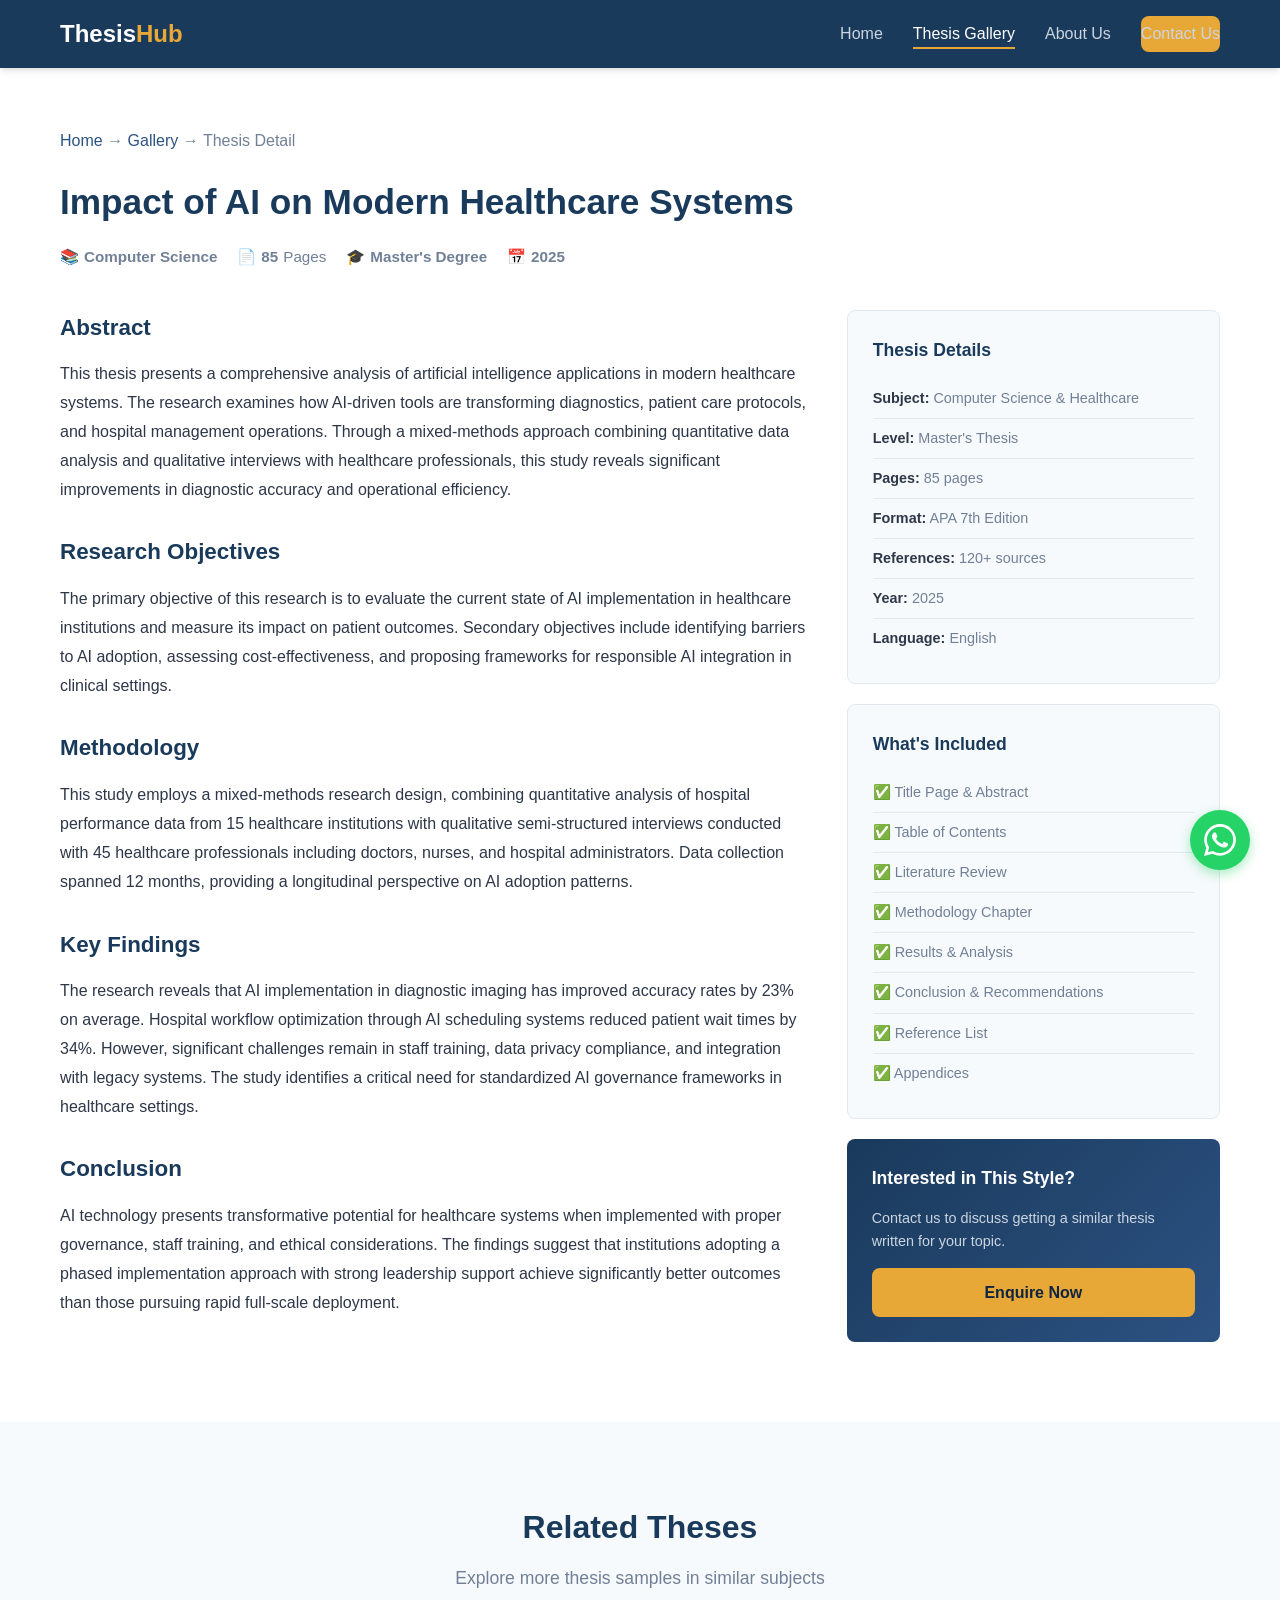
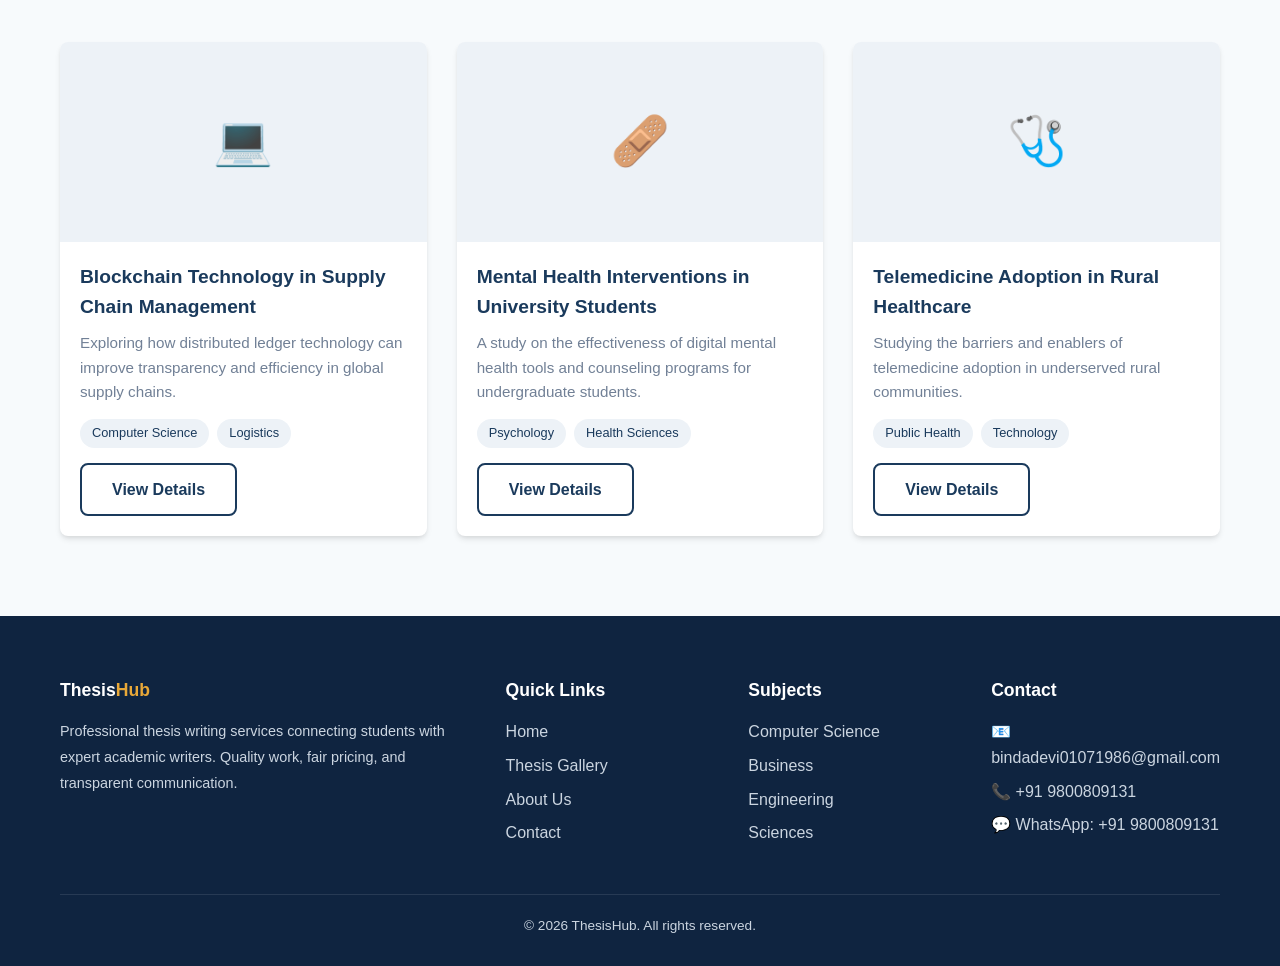
<file: thesis-detail.html>
<!DOCTYPE html>
<html lang="en">
<head>
  <meta charset="UTF-8">
  <meta name="viewport" content="width=device-width, initial-scale=1.0">
  <meta name="description" content="View detailed thesis sample with abstract, methodology, findings, and conclusion. See the quality of work our expert writers deliver.">
  <meta name="keywords" content="thesis example, thesis detail, academic writing sample, research methodology, thesis abstract">
  <meta name="robots" content="index, follow">
  <meta property="og:title" content="Thesis Detail - ThesisHub">
  <meta property="og:description" content="View a detailed thesis sample including research objectives, methodology, and key findings.">
  <meta property="og:type" content="article">
  <title>Thesis Detail - ThesisHub</title>
  <link rel="stylesheet" href="css/styles.css">
</head>
<body>
  <!-- Header -->
  <header class="header">
    <div class="container">
      <a href="index.html" class="logo">Thesis<span>Hub</span></a>
      <nav>
        <ul class="nav-links">
          <li><a href="index.html">Home</a></li>
          <li><a href="gallery.html" class="active">Thesis Gallery</a></li>
          <li><a href="about.html">About Us</a></li>
          <li><a href="contact.html" class="btn btn-primary">Contact Us</a></li>
        </ul>
      </nav>
      <div class="nav-toggle" aria-label="Toggle navigation" role="button" tabindex="0">
        <span></span>
        <span></span>
        <span></span>
      </div>
    </div>
  </header>

  <!-- Thesis Detail -->
  <section class="thesis-detail">
    <div class="container">
      <!-- Breadcrumb -->
      <p style="margin-bottom: 20px; color: var(--text-light);">
        <a href="index.html" style="color: var(--primary-light);">Home</a> &rarr;
        <a href="gallery.html" style="color: var(--primary-light);">Gallery</a> &rarr;
        <span id="breadcrumb-title">Thesis Detail</span>
      </p>

      <div class="thesis-header">
        <h1 id="thesis-title">Impact of AI on Modern Healthcare Systems</h1>
        <div class="thesis-meta">
          <span>&#128218; <strong id="thesis-subject">Computer Science</strong></span>
          <span>&#128196; <strong id="thesis-pages">85</strong> Pages</span>
          <span>&#127891; <strong id="thesis-level">Master's Degree</strong></span>
          <span>&#128197; <strong id="thesis-year">2025</strong></span>
        </div>
      </div>

      <div class="thesis-content">
        <!-- Main Content -->
        <div class="thesis-body" id="thesis-body">
          <h2>Abstract</h2>
          <p>This thesis presents a comprehensive analysis of artificial intelligence applications in modern healthcare systems. The research examines how AI-driven tools are transforming diagnostics, patient care protocols, and hospital management operations. Through a mixed-methods approach combining quantitative data analysis and qualitative interviews with healthcare professionals, this study reveals significant improvements in diagnostic accuracy and operational efficiency.</p>

          <h2>Research Objectives</h2>
          <p>The primary objective of this research is to evaluate the current state of AI implementation in healthcare institutions and measure its impact on patient outcomes. Secondary objectives include identifying barriers to AI adoption, assessing cost-effectiveness, and proposing frameworks for responsible AI integration in clinical settings.</p>

          <h2>Methodology</h2>
          <p>This study employs a mixed-methods research design, combining quantitative analysis of hospital performance data from 15 healthcare institutions with qualitative semi-structured interviews conducted with 45 healthcare professionals including doctors, nurses, and hospital administrators. Data collection spanned 12 months, providing a longitudinal perspective on AI adoption patterns.</p>

          <h2>Key Findings</h2>
          <p>The research reveals that AI implementation in diagnostic imaging has improved accuracy rates by 23% on average. Hospital workflow optimization through AI scheduling systems reduced patient wait times by 34%. However, significant challenges remain in staff training, data privacy compliance, and integration with legacy systems. The study identifies a critical need for standardized AI governance frameworks in healthcare settings.</p>

          <h2>Conclusion</h2>
          <p>AI technology presents transformative potential for healthcare systems when implemented with proper governance, staff training, and ethical considerations. The findings suggest that institutions adopting a phased implementation approach with strong leadership support achieve significantly better outcomes than those pursuing rapid full-scale deployment.</p>
        </div>

        <!-- Sidebar -->
        <aside class="thesis-sidebar">
          <div class="sidebar-card">
            <h3>Thesis Details</h3>
            <ul>
              <li><strong>Subject:</strong> <span id="sidebar-subject">Computer Science &amp; Healthcare</span></li>
              <li><strong>Level:</strong> <span id="sidebar-level">Master's Thesis</span></li>
              <li><strong>Pages:</strong> <span id="sidebar-pages">85 pages</span></li>
              <li><strong>Format:</strong> APA 7th Edition</li>
              <li><strong>References:</strong> <span id="sidebar-refs">120+ sources</span></li>
              <li><strong>Year:</strong> <span id="sidebar-year">2025</span></li>
              <li><strong>Language:</strong> English</li>
            </ul>
          </div>

          <div class="sidebar-card">
            <h3>What's Included</h3>
            <ul>
              <li>&#9989; Title Page &amp; Abstract</li>
              <li>&#9989; Table of Contents</li>
              <li>&#9989; Literature Review</li>
              <li>&#9989; Methodology Chapter</li>
              <li>&#9989; Results &amp; Analysis</li>
              <li>&#9989; Conclusion &amp; Recommendations</li>
              <li>&#9989; Reference List</li>
              <li>&#9989; Appendices</li>
            </ul>
          </div>

          <div class="sidebar-card" style="background: linear-gradient(135deg, var(--primary) 0%, var(--primary-light) 100%); color: #fff; border: none;">
            <h3 style="color: #fff;">Interested in This Style?</h3>
            <p style="font-size: 0.9rem; margin-bottom: 15px; color: #cbd5e0;">Contact us to discuss getting a similar thesis written for your topic.</p>
            <a href="contact.html" class="btn btn-primary" style="display: block; text-align: center;">Enquire Now</a>
          </div>
        </aside>
      </div>
    </div>
  </section>

  <!-- Related Theses -->
  <section class="section" style="background: var(--bg-light);">
    <div class="container">
      <h2 class="section-title">Related Theses</h2>
      <p class="section-subtitle">Explore more thesis samples in similar subjects</p>
      <div class="grid-3" id="related-theses">
        <div class="card">
          <div class="card-image">&#128187;</div>
          <div class="card-body">
            <h3>Blockchain Technology in Supply Chain Management</h3>
            <p>Exploring how distributed ledger technology can improve transparency and efficiency in global supply chains.</p>
            <div class="card-tags">
              <span class="tag">Computer Science</span>
              <span class="tag">Logistics</span>
            </div>
            <a href="thesis-detail.html?id=5" class="btn btn-outline">View Details</a>
          </div>
        </div>
        <div class="card">
          <div class="card-image">&#129657;</div>
          <div class="card-body">
            <h3>Mental Health Interventions in University Students</h3>
            <p>A study on the effectiveness of digital mental health tools and counseling programs for undergraduate students.</p>
            <div class="card-tags">
              <span class="tag">Psychology</span>
              <span class="tag">Health Sciences</span>
            </div>
            <a href="thesis-detail.html?id=6" class="btn btn-outline">View Details</a>
          </div>
        </div>
        <div class="card">
          <div class="card-image">&#129658;</div>
          <div class="card-body">
            <h3>Telemedicine Adoption in Rural Healthcare</h3>
            <p>Studying the barriers and enablers of telemedicine adoption in underserved rural communities.</p>
            <div class="card-tags">
              <span class="tag">Public Health</span>
              <span class="tag">Technology</span>
            </div>
            <a href="thesis-detail.html?id=12" class="btn btn-outline">View Details</a>
          </div>
        </div>
      </div>
    </div>
  </section>

  <!-- Footer -->
  <footer class="footer">
    <div class="container">
      <div class="footer-grid">
        <div class="footer-col">
          <h4>Thesis<span style="color: var(--accent);">Hub</span></h4>
          <p>Professional thesis writing services connecting students with expert academic writers. Quality work, fair pricing, and transparent communication.</p>
        </div>
        <div class="footer-col">
          <h4>Quick Links</h4>
          <ul>
            <li><a href="index.html">Home</a></li>
            <li><a href="gallery.html">Thesis Gallery</a></li>
            <li><a href="about.html">About Us</a></li>
            <li><a href="contact.html">Contact</a></li>
          </ul>
        </div>
        <div class="footer-col">
          <h4>Subjects</h4>
          <ul>
            <li><a href="gallery.html">Computer Science</a></li>
            <li><a href="gallery.html">Business</a></li>
            <li><a href="gallery.html">Engineering</a></li>
            <li><a href="gallery.html">Sciences</a></li>
          </ul>
        </div>
        <div class="footer-col">
          <h4>Contact</h4>
          <ul>
            <li>&#128231; bindadevi01071986@gmail.com</li>
            <li>&#128222; +91 9800809131</li>
            <li>&#128172; WhatsApp: +91 9800809131</li>
          </ul>
        </div>
      </div>
      <div class="footer-bottom">
        <p>&copy; 2026 ThesisHub. All rights reserved.</p>
      </div>
    </div>
  </footer>

  <!-- WhatsApp Float Button -->
  <a href="https://wa.me/919800809131?text=Hi%20Dr.%20Rajni%20Singh%2C%20I%27m%20interested%20in%20your%20thesis%20writing%20services.%20Can%20we%20please%20connect%20on%20this%20for%20further%20discussion." class="whatsapp-float" target="_blank" rel="noopener" aria-label="Chat on WhatsApp">
    <svg viewBox="0 0 24 24" xmlns="http://www.w3.org/2000/svg"><path d="M17.472 14.382c-.297-.149-1.758-.867-2.03-.967-.273-.099-.471-.148-.67.15-.197.297-.767.966-.94 1.164-.173.199-.347.223-.644.075-.297-.15-1.255-.463-2.39-1.475-.883-.788-1.48-1.761-1.653-2.059-.173-.297-.018-.458.13-.606.134-.133.298-.347.446-.52.149-.174.198-.298.298-.497.099-.198.05-.371-.025-.52-.075-.149-.669-1.612-.916-2.207-.242-.579-.487-.5-.669-.51-.173-.008-.371-.01-.57-.01-.198 0-.52.074-.792.372-.272.297-1.04 1.016-1.04 2.479 0 1.462 1.065 2.875 1.213 3.074.149.198 2.096 3.2 5.077 4.487.709.306 1.262.489 1.694.625.712.227 1.36.195 1.871.118.571-.085 1.758-.719 2.006-1.413.248-.694.248-1.289.173-1.413-.074-.124-.272-.198-.57-.347m-5.421 7.403h-.004a9.87 9.87 0 01-5.031-1.378l-.361-.214-3.741.982.998-3.648-.235-.374a9.86 9.86 0 01-1.51-5.26c.001-5.45 4.436-9.884 9.888-9.884 2.64 0 5.122 1.03 6.988 2.898a9.825 9.825 0 012.893 6.994c-.003 5.45-4.437 9.884-9.885 9.884m8.413-18.297A11.815 11.815 0 0012.05 0C5.495 0 .16 5.335.157 11.892c0 2.096.547 4.142 1.588 5.945L.057 24l6.305-1.654a11.882 11.882 0 005.683 1.448h.005c6.554 0 11.89-5.335 11.893-11.893a11.821 11.821 0 00-3.48-8.413z"/></svg>
  </a>

  <script src="js/main.js"></script>
</body>
</html>
</file>
<file: css/styles.css>
/* ===== CSS Variables & Reset ===== */
:root {
  --primary: #1a3a5c;
  --primary-light: #2c5282;
  --primary-dark: #0f2440;
  --accent: #e8a838;
  --accent-hover: #d4922a;
  --text: #2d3748;
  --text-light: #718096;
  --bg: #ffffff;
  --bg-light: #f7fafc;
  --bg-gray: #edf2f7;
  --border: #e2e8f0;
  --success: #38a169;
  --shadow: 0 4px 6px -1px rgba(0, 0, 0, 0.1), 0 2px 4px -1px rgba(0, 0, 0, 0.06);
  --shadow-lg: 0 10px 15px -3px rgba(0, 0, 0, 0.1), 0 4px 6px -2px rgba(0, 0, 0, 0.05);
  --radius: 8px;
  --max-width: 1200px;
  --transition: all 0.3s ease;
}

* {
  margin: 0;
  padding: 0;
  box-sizing: border-box;
}

html {
  scroll-behavior: smooth;
}

body {
  font-family: 'Segoe UI', Tahoma, Geneva, Verdana, sans-serif;
  color: var(--text);
  background: var(--bg);
  line-height: 1.6;
}

a {
  text-decoration: none;
  color: inherit;
  transition: var(--transition);
}

ul {
  list-style: none;
}

img {
  max-width: 100%;
  height: auto;
  display: block;
}

/* ===== Utility Classes ===== */
.container {
  width: 100%;
  max-width: var(--max-width);
  margin: 0 auto;
  padding: 0 20px;
}

.section {
  padding: 80px 0;
}

.section-title {
  font-size: 2rem;
  color: var(--primary);
  margin-bottom: 10px;
  text-align: center;
}

.section-subtitle {
  color: var(--text-light);
  text-align: center;
  margin-bottom: 50px;
  font-size: 1.1rem;
}

.btn {
  display: inline-block;
  padding: 12px 30px;
  border-radius: var(--radius);
  font-size: 1rem;
  font-weight: 600;
  cursor: pointer;
  border: none;
  transition: var(--transition);
  text-align: center;
}

.btn-primary {
  background: var(--accent);
  color: var(--primary-dark);
}

.btn-primary:hover {
  background: var(--accent-hover);
  transform: translateY(-2px);
  box-shadow: var(--shadow);
}

.btn-secondary {
  background: var(--primary);
  color: #fff;
}

.btn-secondary:hover {
  background: var(--primary-light);
  transform: translateY(-2px);
  box-shadow: var(--shadow);
}

.btn-outline {
  background: transparent;
  border: 2px solid var(--primary);
  color: var(--primary);
}

.btn-outline:hover {
  background: var(--primary);
  color: #fff;
}

/* ===== Header & Navigation ===== */
.header {
  background: var(--primary);
  padding: 15px 0;
  position: sticky;
  top: 0;
  z-index: 1000;
  box-shadow: var(--shadow);
}

.header .container {
  display: flex;
  align-items: center;
  justify-content: space-between;
}

.logo {
  font-size: 1.5rem;
  font-weight: 700;
  color: #fff;
}

.logo span {
  color: var(--accent);
}

.nav-links {
  display: flex;
  gap: 30px;
  align-items: center;
}

.nav-links a {
  color: #cbd5e0;
  font-weight: 500;
  padding: 5px 0;
  position: relative;
}

.nav-links a:hover,
.nav-links a.active {
  color: #fff;
}

.nav-links a::after {
  content: '';
  position: absolute;
  bottom: -2px;
  left: 0;
  width: 0;
  height: 2px;
  background: var(--accent);
  transition: var(--transition);
}

.nav-links a:hover::after,
.nav-links a.active::after {
  width: 100%;
}

.nav-toggle {
  display: none;
  flex-direction: column;
  gap: 5px;
  cursor: pointer;
  padding: 5px;
}

.nav-toggle span {
  width: 25px;
  height: 3px;
  background: #fff;
  border-radius: 2px;
  transition: var(--transition);
}

/* ===== Hero Section ===== */
.hero {
  background: linear-gradient(135deg, var(--primary) 0%, var(--primary-light) 100%);
  padding: 100px 0;
  color: #fff;
  text-align: center;
}

.hero h1 {
  font-size: 3rem;
  margin-bottom: 20px;
  line-height: 1.2;
}

.hero h1 span {
  color: var(--accent);
}

.hero p {
  font-size: 1.2rem;
  color: #cbd5e0;
  max-width: 600px;
  margin: 0 auto 40px;
}

.hero-buttons {
  display: flex;
  gap: 15px;
  justify-content: center;
  flex-wrap: wrap;
}

/* ===== Cards ===== */
.card {
  background: var(--bg);
  border-radius: var(--radius);
  box-shadow: var(--shadow);
  overflow: hidden;
  transition: var(--transition);
}

.card:hover {
  transform: translateY(-5px);
  box-shadow: var(--shadow-lg);
}

.card-image {
  width: 100%;
  height: 200px;
  background: var(--bg-gray);
  display: flex;
  align-items: center;
  justify-content: center;
  font-size: 3rem;
}

.card-body {
  padding: 20px;
}

.card-body h3 {
  font-size: 1.2rem;
  margin-bottom: 8px;
  color: var(--primary);
}

.card-body p {
  color: var(--text-light);
  font-size: 0.95rem;
  margin-bottom: 15px;
}

.card-tags {
  display: flex;
  gap: 8px;
  flex-wrap: wrap;
  margin-bottom: 15px;
}

.tag {
  background: var(--bg-gray);
  color: var(--primary);
  padding: 4px 12px;
  border-radius: 20px;
  font-size: 0.8rem;
  font-weight: 500;
}

/* ===== Grid Layouts ===== */
.grid-3 {
  display: grid;
  grid-template-columns: repeat(3, 1fr);
  gap: 30px;
}

.grid-2 {
  display: grid;
  grid-template-columns: repeat(2, 1fr);
  gap: 30px;
}

/* ===== How It Works ===== */
.steps {
  display: grid;
  grid-template-columns: repeat(4, 1fr);
  gap: 30px;
  text-align: center;
}

.step {
  padding: 30px 20px;
}

.step-number {
  width: 60px;
  height: 60px;
  background: var(--accent);
  color: var(--primary-dark);
  border-radius: 50%;
  display: flex;
  align-items: center;
  justify-content: center;
  font-size: 1.5rem;
  font-weight: 700;
  margin: 0 auto 20px;
}

.step h3 {
  margin-bottom: 10px;
  color: var(--primary);
}

.step p {
  color: var(--text-light);
  font-size: 0.9rem;
}

/* ===== Footer ===== */
.footer {
  background: var(--primary-dark);
  color: #cbd5e0;
  padding: 60px 0 30px;
}

.footer-grid {
  display: grid;
  grid-template-columns: 2fr 1fr 1fr 1fr;
  gap: 40px;
  margin-bottom: 40px;
}

.footer-col h4 {
  color: #fff;
  margin-bottom: 15px;
  font-size: 1.1rem;
}

.footer-col p {
  font-size: 0.9rem;
  line-height: 1.8;
}

.footer-col ul li {
  margin-bottom: 8px;
}

.footer-col ul li a:hover {
  color: var(--accent);
}

.footer-bottom {
  border-top: 1px solid rgba(255, 255, 255, 0.1);
  padding-top: 20px;
  text-align: center;
  font-size: 0.85rem;
}

/* ===== Contact Form ===== */
.contact-form {
  background: var(--bg);
  padding: 40px;
  border-radius: var(--radius);
  box-shadow: var(--shadow);
}

.form-group {
  margin-bottom: 20px;
}

.form-group label {
  display: block;
  margin-bottom: 6px;
  font-weight: 500;
  color: var(--text);
}

.form-group input,
.form-group select,
.form-group textarea {
  width: 100%;
  padding: 12px 16px;
  border: 2px solid var(--border);
  border-radius: var(--radius);
  font-size: 1rem;
  font-family: inherit;
  transition: var(--transition);
  background: var(--bg);
}

.form-group input:focus,
.form-group select:focus,
.form-group textarea:focus {
  outline: none;
  border-color: var(--primary-light);
  box-shadow: 0 0 0 3px rgba(44, 82, 130, 0.1);
}

.form-group textarea {
  min-height: 120px;
  resize: vertical;
}

/* ===== Contact Info ===== */
.contact-info {
  display: flex;
  flex-direction: column;
  gap: 25px;
}

.contact-item {
  display: flex;
  gap: 15px;
  align-items: flex-start;
}

.contact-icon {
  width: 50px;
  height: 50px;
  background: var(--bg-gray);
  border-radius: 50%;
  display: flex;
  align-items: center;
  justify-content: center;
  font-size: 1.3rem;
  flex-shrink: 0;
}

.contact-item h4 {
  margin-bottom: 4px;
  color: var(--primary);
}

.contact-item p {
  color: var(--text-light);
  font-size: 0.9rem;
}

/* ===== Filter Bar ===== */
.filter-bar {
  display: flex;
  gap: 10px;
  flex-wrap: wrap;
  margin-bottom: 40px;
  justify-content: center;
}

.filter-btn {
  padding: 8px 20px;
  border: 2px solid var(--border);
  border-radius: 25px;
  background: var(--bg);
  cursor: pointer;
  font-weight: 500;
  transition: var(--transition);
}

.filter-btn:hover,
.filter-btn.active {
  background: var(--primary);
  color: #fff;
  border-color: var(--primary);
}

/* ===== Thesis Detail Page ===== */
.thesis-detail {
  padding: 60px 0;
}

.thesis-header {
  margin-bottom: 40px;
}

.thesis-header h1 {
  font-size: 2.2rem;
  color: var(--primary);
  margin-bottom: 15px;
}

.thesis-meta {
  display: flex;
  gap: 20px;
  flex-wrap: wrap;
  color: var(--text-light);
  font-size: 0.95rem;
}

.thesis-meta span {
  display: flex;
  align-items: center;
  gap: 5px;
}

.thesis-content {
  display: grid;
  grid-template-columns: 2fr 1fr;
  gap: 40px;
}

.thesis-body h2 {
  font-size: 1.4rem;
  color: var(--primary);
  margin: 30px 0 15px;
}

.thesis-body h2:first-child {
  margin-top: 0;
}

.thesis-body p {
  color: var(--text);
  margin-bottom: 15px;
  line-height: 1.8;
}

.thesis-sidebar {
  position: sticky;
  top: 100px;
}

.sidebar-card {
  background: var(--bg-light);
  border: 1px solid var(--border);
  border-radius: var(--radius);
  padding: 25px;
  margin-bottom: 20px;
}

.sidebar-card h3 {
  color: var(--primary);
  margin-bottom: 15px;
  font-size: 1.1rem;
}

.sidebar-card ul li {
  padding: 8px 0;
  border-bottom: 1px solid var(--border);
  font-size: 0.9rem;
  color: var(--text-light);
}

.sidebar-card ul li:last-child {
  border-bottom: none;
}

.sidebar-card ul li strong {
  color: var(--text);
}

/* ===== About Page ===== */
.about-hero {
  background: linear-gradient(135deg, var(--primary) 0%, var(--primary-light) 100%);
  padding: 80px 0;
  color: #fff;
  text-align: center;
}

.about-hero h1 {
  font-size: 2.5rem;
  margin-bottom: 15px;
}

.about-hero p {
  font-size: 1.1rem;
  color: #cbd5e0;
  max-width: 600px;
  margin: 0 auto;
}

.stats {
  display: grid;
  grid-template-columns: repeat(4, 1fr);
  gap: 30px;
  text-align: center;
  padding: 60px 0;
}

.stat-item h3 {
  font-size: 2.5rem;
  color: var(--primary);
  margin-bottom: 5px;
}

.stat-item p {
  color: var(--text-light);
}

/* ===== Testimonials ===== */
.testimonial {
  background: var(--bg-light);
  border: 1px solid var(--border);
  border-radius: var(--radius);
  padding: 30px;
  position: relative;
}

.testimonial::before {
  content: '"';
  font-size: 4rem;
  color: var(--accent);
  position: absolute;
  top: 10px;
  left: 20px;
  line-height: 1;
}

.testimonial p {
  margin-top: 20px;
  font-style: italic;
  color: var(--text);
  margin-bottom: 15px;
}

.testimonial-author {
  font-weight: 600;
  color: var(--primary);
}

/* ===== Success Message ===== */
.success-message {
  display: none;
  background: #f0fff4;
  border: 1px solid #c6f6d5;
  color: var(--success);
  padding: 15px 20px;
  border-radius: var(--radius);
  margin-top: 15px;
  font-weight: 500;
}

.success-message.show {
  display: block;
}

/* ===== WhatsApp Float Button ===== */
.whatsapp-float {
  position: fixed;
  bottom: 30px;
  right: 30px;
  width: 60px;
  height: 60px;
  background: #25d366;
  border-radius: 50%;
  display: flex;
  align-items: center;
  justify-content: center;
  box-shadow: 0 4px 12px rgba(37, 211, 102, 0.4);
  z-index: 9999;
  transition: var(--transition);
}

.whatsapp-float:hover {
  transform: scale(1.1);
  box-shadow: 0 6px 16px rgba(37, 211, 102, 0.5);
}

.whatsapp-float svg {
  width: 32px;
  height: 32px;
  fill: #fff;
}

/* ===== Responsive ===== */
@media (max-width: 1024px) {
  .grid-3 {
    grid-template-columns: repeat(2, 1fr);
  }

  .steps {
    grid-template-columns: repeat(2, 1fr);
  }

  .footer-grid {
    grid-template-columns: repeat(2, 1fr);
  }

  .stats {
    grid-template-columns: repeat(2, 1fr);
  }
}

@media (max-width: 768px) {
  .nav-links {
    display: none;
    position: absolute;
    top: 100%;
    left: 0;
    right: 0;
    background: var(--primary);
    flex-direction: column;
    padding: 20px;
    gap: 15px;
    box-shadow: var(--shadow-lg);
  }

  .nav-links.active {
    display: flex;
  }

  .nav-toggle {
    display: flex;
  }

  .hero h1 {
    font-size: 2rem;
  }

  .hero p {
    font-size: 1rem;
  }

  .grid-3,
  .grid-2 {
    grid-template-columns: 1fr;
  }

  .steps {
    grid-template-columns: 1fr;
  }

  .thesis-content {
    grid-template-columns: 1fr;
  }

  .thesis-sidebar {
    position: static;
  }

  .footer-grid {
    grid-template-columns: 1fr;
  }

  .stats {
    grid-template-columns: 1fr;
  }

  .section {
    padding: 50px 0;
  }

  .contact-form {
    padding: 25px;
  }

  .section-title {
    font-size: 1.6rem;
  }
}
</file>
